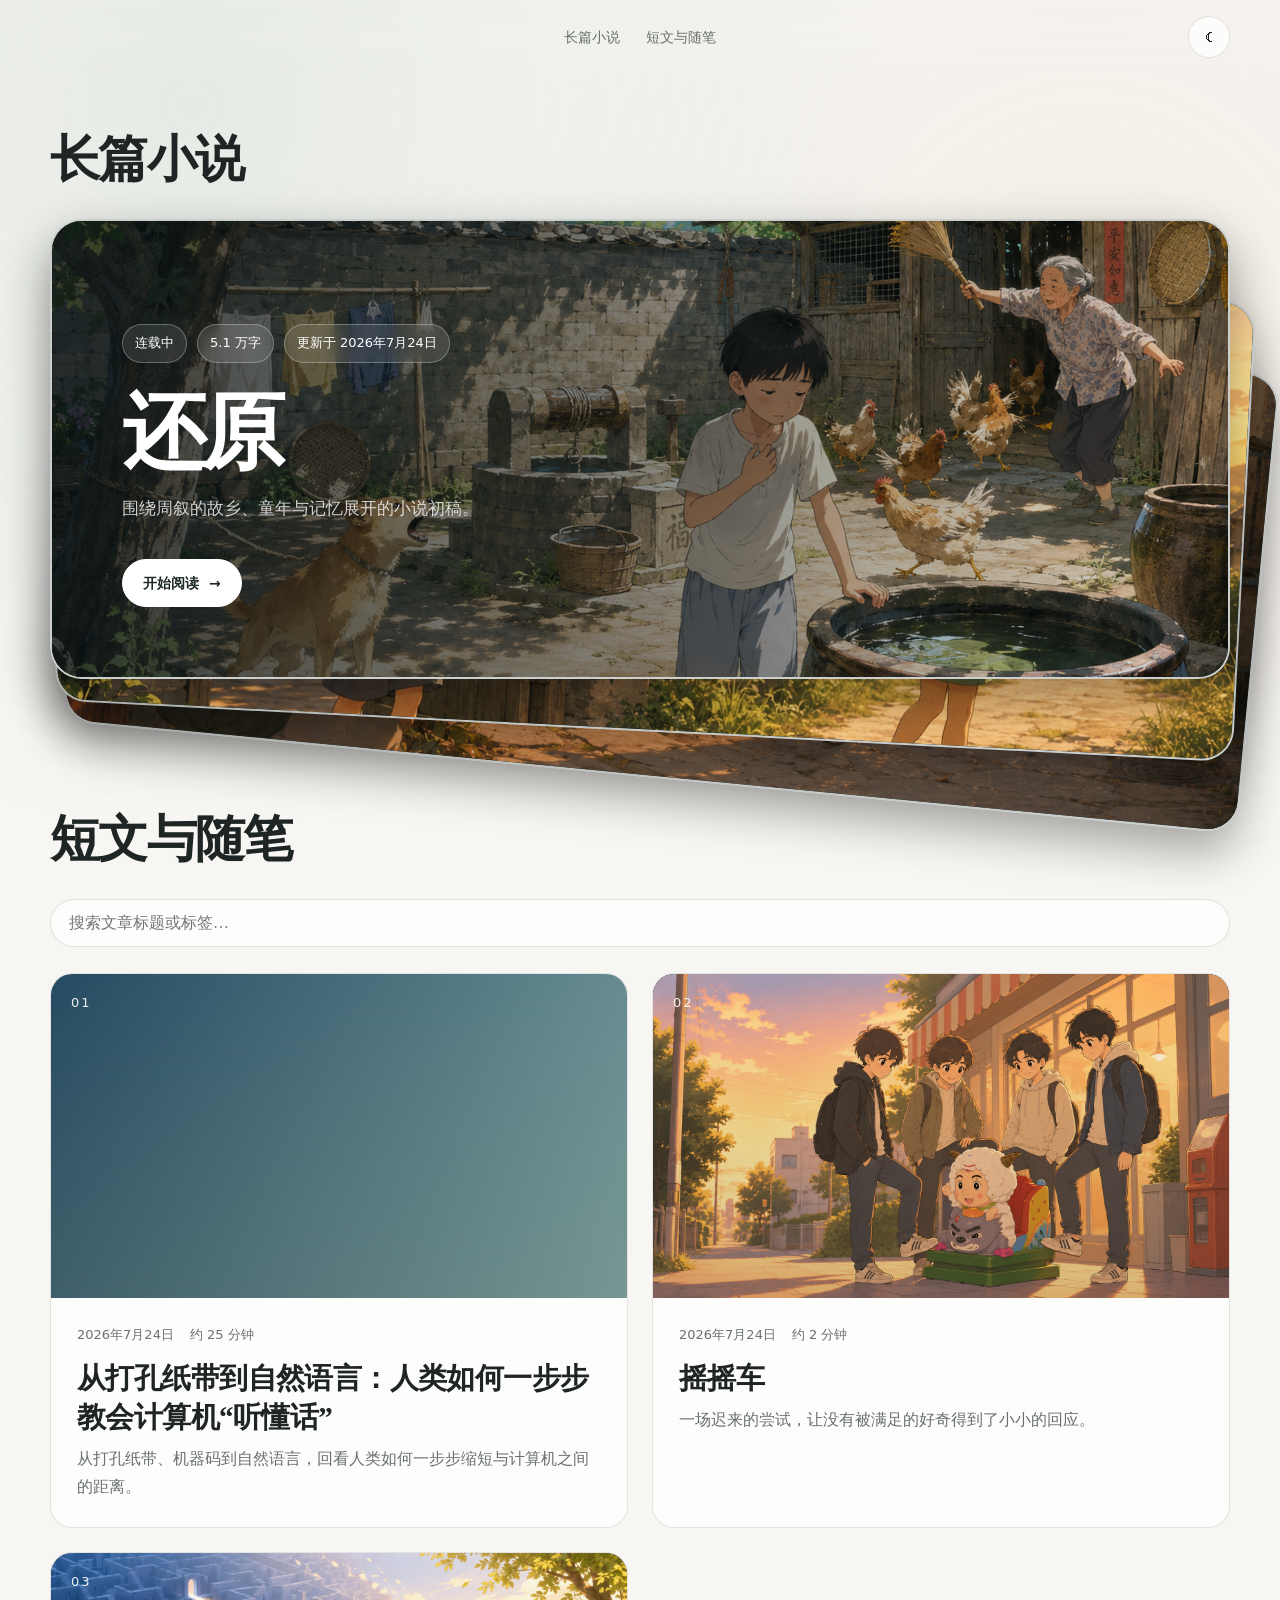
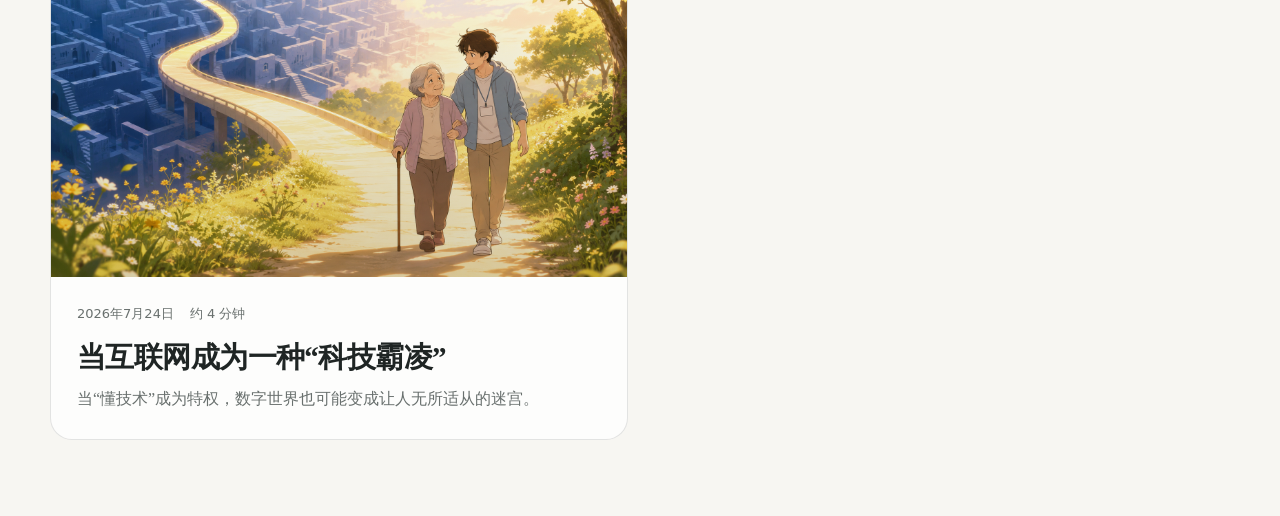
<file: index.html>
<!doctype html>
<html lang="zh-CN">
<head>
  <meta charset="utf-8">
  <meta name="viewport" content="width=device-width,initial-scale=1">
  <meta name="description" content="小说初稿与技术随笔。">
  <title>阅读</title>
  <link rel="stylesheet" href="assets/style.css">
</head>
<body>
  <header class="site-header">
    <div class="container nav">
      <nav class="nav-links" aria-label="主导航">
        <a href="#novel">长篇小说</a>
        <a href="#essays">短文与随笔</a>
      </nav>
      <button class="icon-button" type="button" data-theme-toggle aria-label="切换主题">☾</button>
    </div>
  </header>

  <main>
    <section class="section" id="novel">
      <div class="container">
        <div class="section-head">
          <div>
            <h2 class="section-title">长篇小说</h2>
          </div>
        </div>

        <article class="novel-card" data-novel-card>
          <div class="novel-content">
            <div class="novel-meta">
              <span class="pill" data-novel-status></span>
              <span class="pill" data-novel-words></span>
              <span class="pill" data-novel-updated></span>
            </div>
            <h3 data-novel-title></h3>
            <p data-novel-desc></p>
            <a class="button button-light" href="novel.html">开始阅读 <span aria-hidden="true">→</span></a>
          </div>
        </article>
      </div>
    </section>

    <section class="section" id="essays">
      <div class="container">
        <div class="section-head">
          <div>
            <h2 class="section-title">短文与随笔</h2>
          </div>
        </div>
        <div class="toolbar">
          <input class="search" data-search type="search" placeholder="搜索文章标题或标签…" aria-label="搜索文章">
        </div>
        <div class="essay-grid" data-essay-grid></div>
      </div>
    </section>

  </main>

  <script src="assets/content.js"></script>
  <script src="assets/app.js"></script>
</body>
</html>
</file>
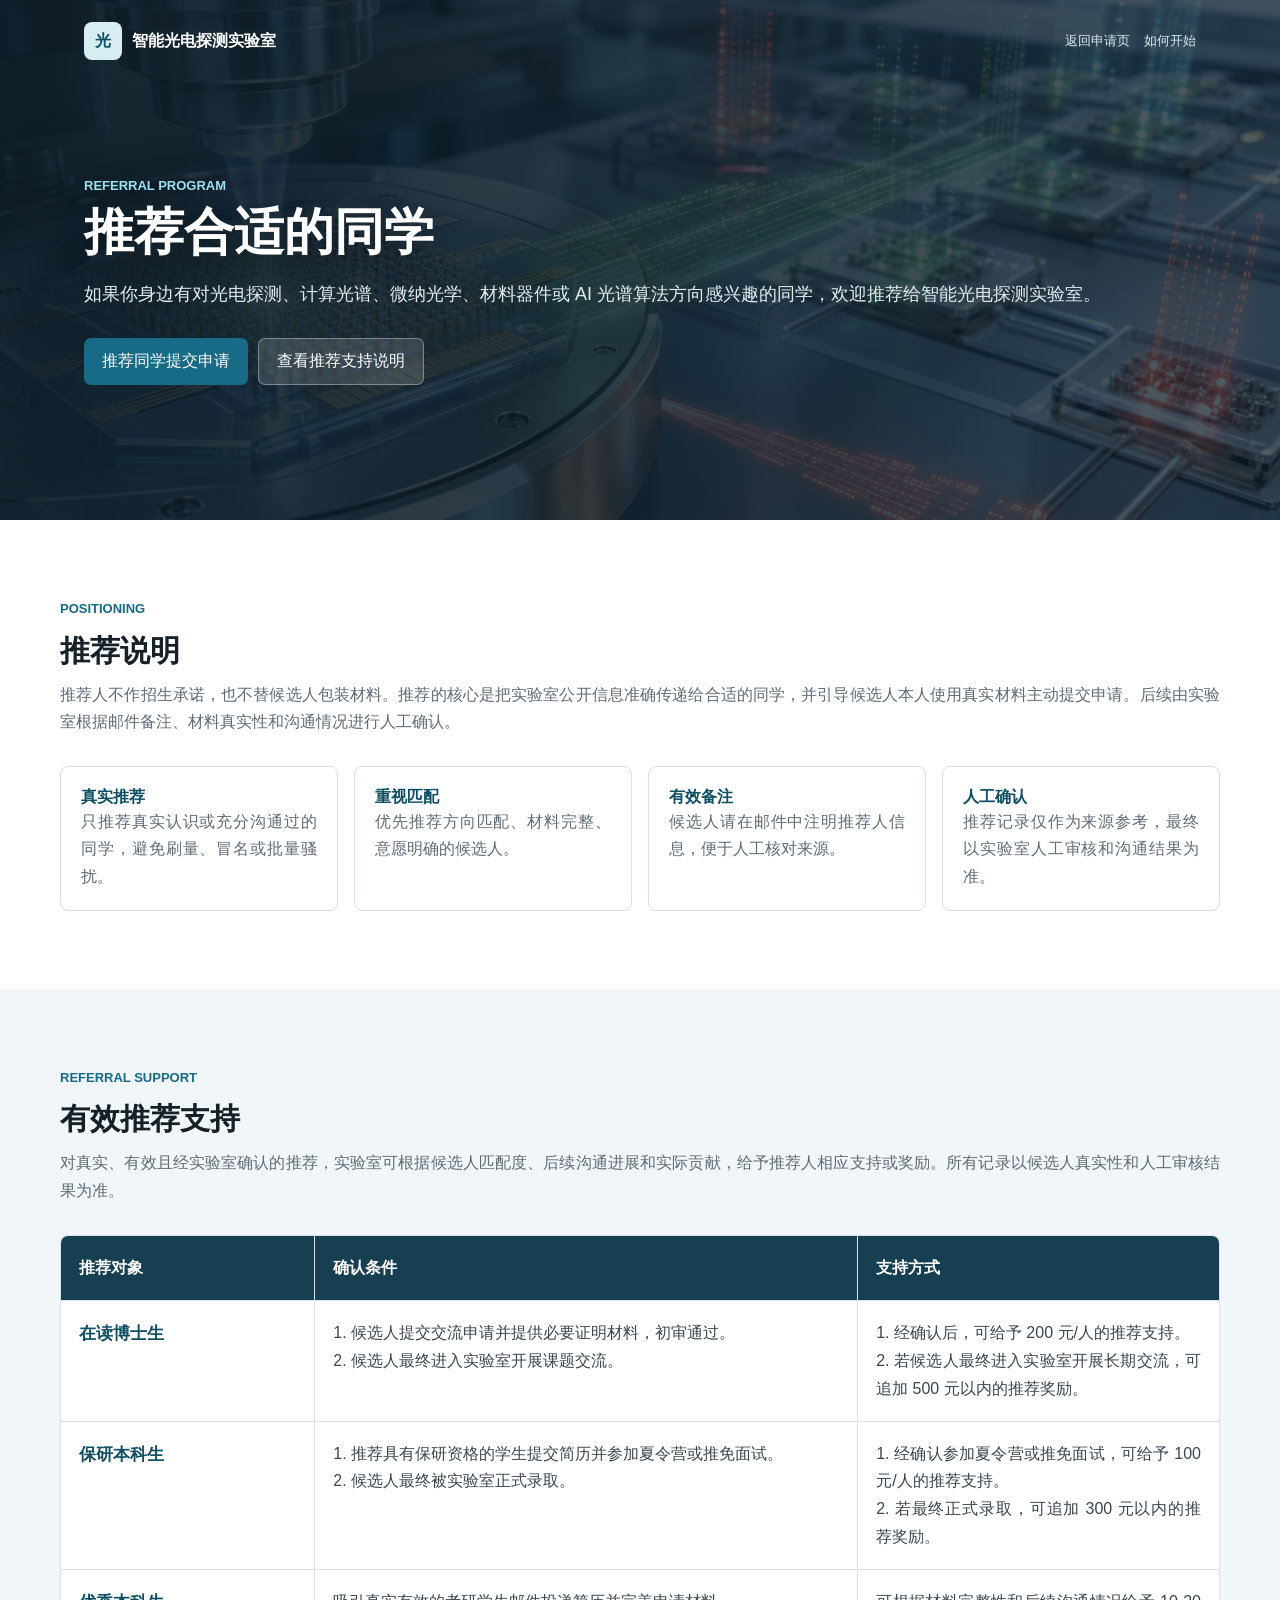
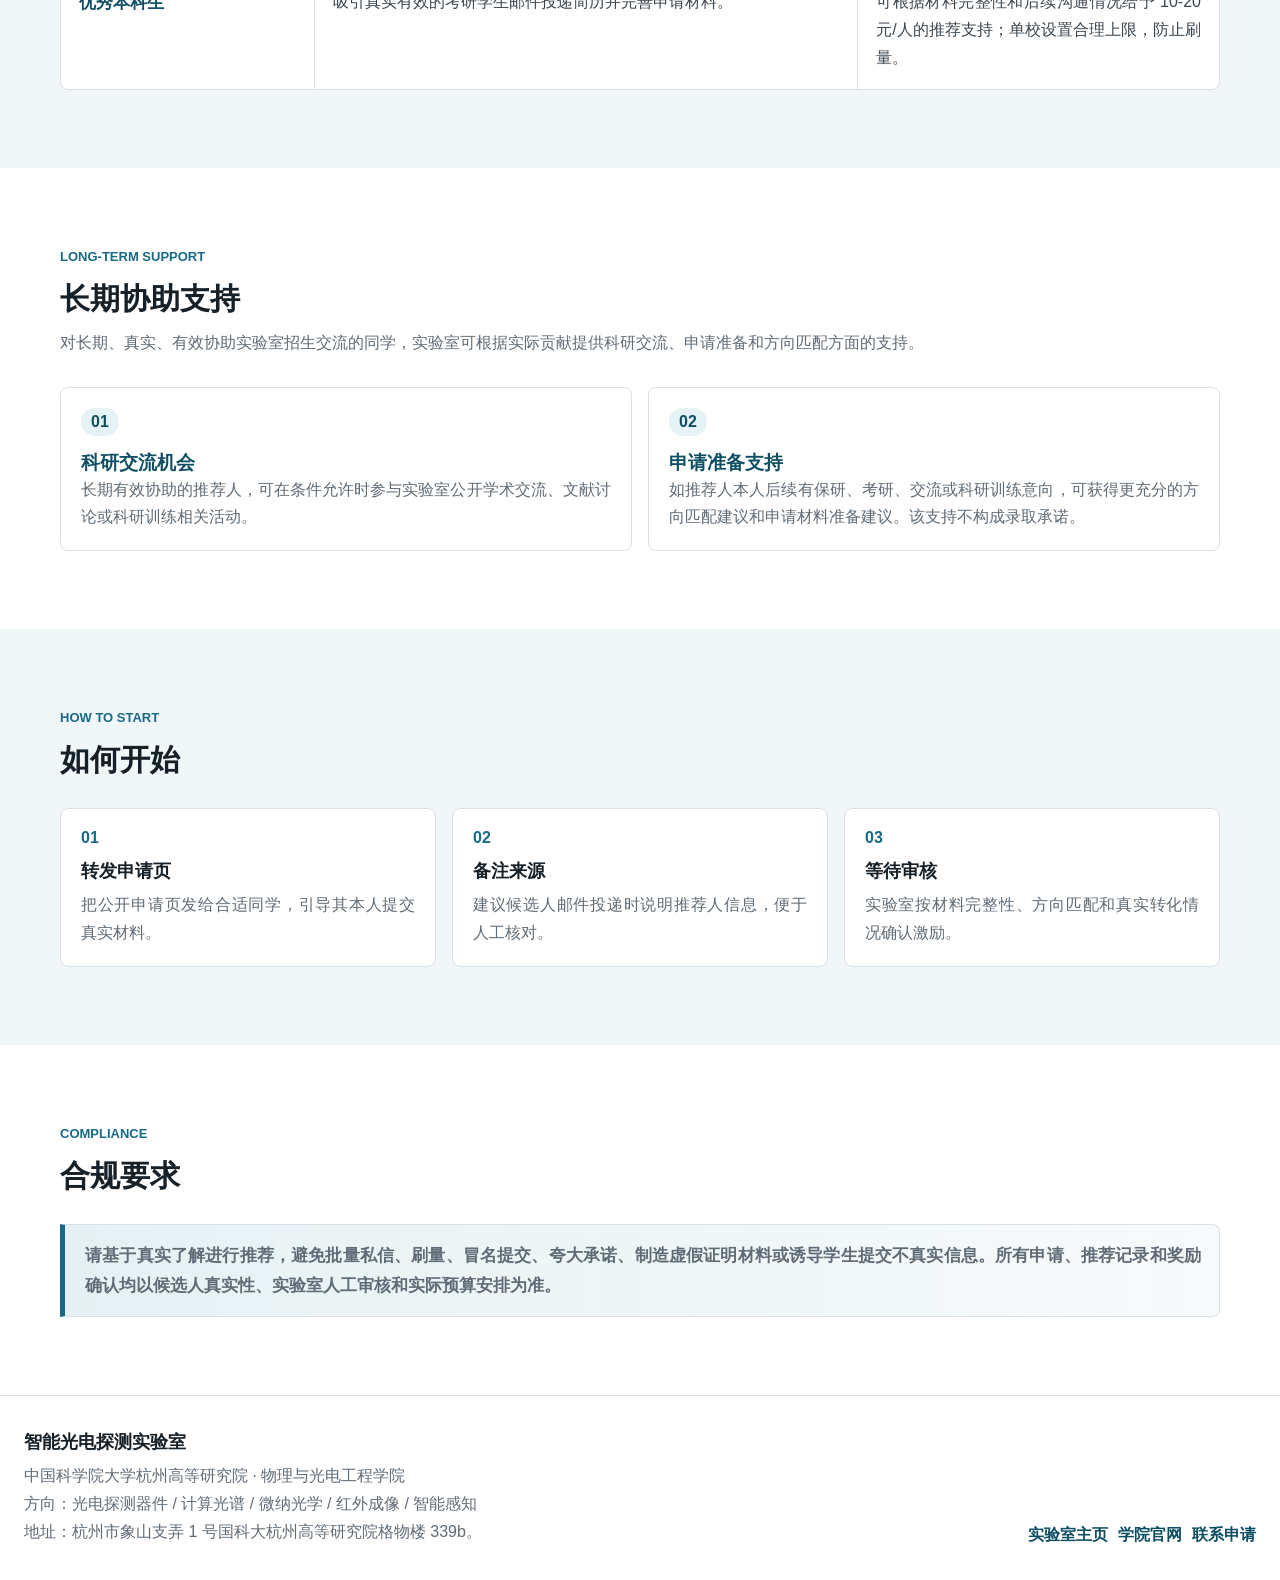
<file: ambassador.html>
<!doctype html>
<html lang="zh-CN">

<head>
  <meta charset="utf-8" />
  <meta name="viewport" content="width=device-width, initial-scale=1" />
  <title>推荐同学｜智能光电探测实验室</title>
  <link rel="stylesheet" href="./static.css" />
</head>

<body class="ambassador-page">
  <header class="ambassador-hero">
    <nav class="nav">
      <a class="brand" href="./index.html">
        <span class="brand-mark">光</span>
        <span>智能光电探测实验室</span>
      </a>
      <div class="nav-links">
        <a href="./index.html">返回申请页</a>
        <a href="#start">如何开始</a>
      </div>
    </nav>
    <section class="ambassador-hero-inner">
      <p class="eyebrow">Referral Program</p>
      <h1>推荐合适的同学</h1>
      <p>
        如果你身边有对光电探测、计算光谱、微纳光学、材料器件或 AI 光谱算法方向感兴趣的同学，欢迎推荐给智能光电探测实验室。
      </p>
      <div class="hero-actions">
        <a class="primary" href="#start">推荐同学提交申请</a>
        <a class="secondary" href="#reward">查看推荐支持说明</a>
      </div>
    </section>
  </header>

  <main>
    <section class="page-section">
      <div class="section-head">
        <p class="eyebrow">Positioning</p>
        <h2>推荐说明</h2>
        <p>
          推荐人不作招生承诺，也不替候选人包装材料。推荐的核心是把实验室公开信息准确传递给合适的同学，并引导候选人本人使用真实材料主动提交申请。后续由实验室根据邮件备注、材料真实性和沟通情况进行人工确认。
        </p>
      </div>
      <div class="ambassador-principles">
        <article><strong>真实推荐</strong>
          <p>只推荐真实认识或充分沟通过的同学，避免刷量、冒名或批量骚扰。</p>
        </article>
        <article><strong>重视匹配</strong>
          <p>优先推荐方向匹配、材料完整、意愿明确的候选人。</p>
        </article>
        <article><strong>有效备注</strong>
          <p>候选人请在邮件中注明推荐人信息，便于人工核对来源。</p>
        </article>
        <article><strong>人工确认</strong>
          <p>推荐记录仅作为来源参考，最终以实验室人工审核和沟通结果为准。</p>
        </article>
      </div>
    </section>

    <section class="page-section reward-detail-section" id="reward">
      <div class="section-head">
        <p class="eyebrow">Referral Support</p>
        <h2>有效推荐支持</h2>
        <p>
          对真实、有效且经实验室确认的推荐，实验室可根据候选人匹配度、后续沟通进展和实际贡献，给予推荐人相应支持或奖励。所有记录以候选人真实性和人工审核结果为准。
        </p>
      </div>
      <div class="reward-table">
        <div class="reward-row reward-head">
          <span>推荐对象</span>
          <span>确认条件</span>
          <span>支持方式</span>
        </div>
        <div class="reward-row">
          <strong>在读博士生</strong>
          <p>1. 候选人提交交流申请并提供必要证明材料，初审通过。<br />2. 候选人最终进入实验室开展课题交流。</p>
          <p>1. 经确认后，可给予 200 元/人的推荐支持。<br />2. 若候选人最终进入实验室开展长期交流，可追加 500 元以内的推荐奖励。</p>
        </div>
        <div class="reward-row">
          <strong>保研本科生</strong>
          <p>1. 推荐具有保研资格的学生提交简历并参加夏令营或推免面试。<br />2. 候选人最终被实验室正式录取。</p>
          <p>1. 经确认参加夏令营或推免面试，可给予 100 元/人的推荐支持。<br />2. 若最终正式录取，可追加 300 元以内的推荐奖励。</p>
        </div>
        <div class="reward-row">
          <strong>优秀本科生</strong>
          <p>吸引真实有效的考研学生邮件投递简历并完善申请材料。</p>
          <p>可根据材料完整性和后续沟通情况给予 10-20 元/人的推荐支持；单校设置合理上限，防止刷量。</p>
        </div>
      </div>
    </section>

    <section class="page-section privilege-section">
      <div class="section-head">
        <p class="eyebrow">Long-term Support</p>
        <h2>长期协助支持</h2>
        <p>
          对长期、真实、有效协助实验室招生交流的同学，实验室可根据实际贡献提供科研交流、申请准备和方向匹配方面的支持。
        </p>
      </div>
      <div class="privilege-grid">
        <article>
          <span>01</span>
          <h3>科研交流机会</h3>
          <p>长期有效协助的推荐人，可在条件允许时参与实验室公开学术交流、文献讨论或科研训练相关活动。</p>
        </article>
        <article>
          <span>02</span>
          <h3>申请准备支持</h3>
          <p>如推荐人本人后续有保研、考研、交流或科研训练意向，可获得更充分的方向匹配建议和申请材料准备建议。该支持不构成录取承诺。</p>
        </article>
      </div>
    </section>

    <section class="page-section" id="start">
      <div class="section-head">
        <p class="eyebrow">How To Start</p>
        <h2>如何开始</h2>
      </div>
      <div class="intro-strip">
        <article><span>01</span><strong>转发申请页</strong>
          <p>把公开申请页发给合适同学，引导其本人提交真实材料。</p>
        </article>
        <article><span>02</span><strong>备注来源</strong>
          <p>建议候选人邮件投递时说明推荐人信息，便于人工核对。</p>
        </article>
        <article><span>03</span><strong>等待审核</strong>
          <p>实验室按材料完整性、方向匹配和真实转化情况确认激励。</p>
        </article>
      </div>
    </section>

    <section class="page-section compliance-section">
      <div class="section-head">
        <p class="eyebrow">Compliance</p>
        <h2>合规要求</h2>
      </div>
      <p class="standalone-note">
        请基于真实了解进行推荐，避免批量私信、刷量、冒名提交、夸大承诺、制造虚假证明材料或诱导学生提交不真实信息。所有申请、推荐记录和奖励确认均以候选人真实性、实验室人工审核和实际预算安排为准。
      </p>
    </section>
  </main>

  <footer class="footer">
    <div>
      <strong>智能光电探测实验室</strong>
      <p>中国科学院大学杭州高等研究院 · 物理与光电工程学院</p>
      <p>方向：光电探测器件 / 计算光谱 / 微纳光学 / 红外成像 / 智能感知</p>
      <p>地址：杭州市象山支弄 1 号国科大杭州高等研究院格物楼 339b。</p>
    </div>
    <div class="footer-links">
      <a href="https://anthonyzhu1990.github.io/" target="_blank" rel="noreferrer">实验室主页</a>
      <a href="http://hias.ucas.ac.cn/" target="_blank" rel="noreferrer">学院官网</a>
      <a href="./index.html#apply">联系申请</a>
    </div>
  </footer>
  <script src="./ambassador.js"></script>
</body>

</html>
</file>
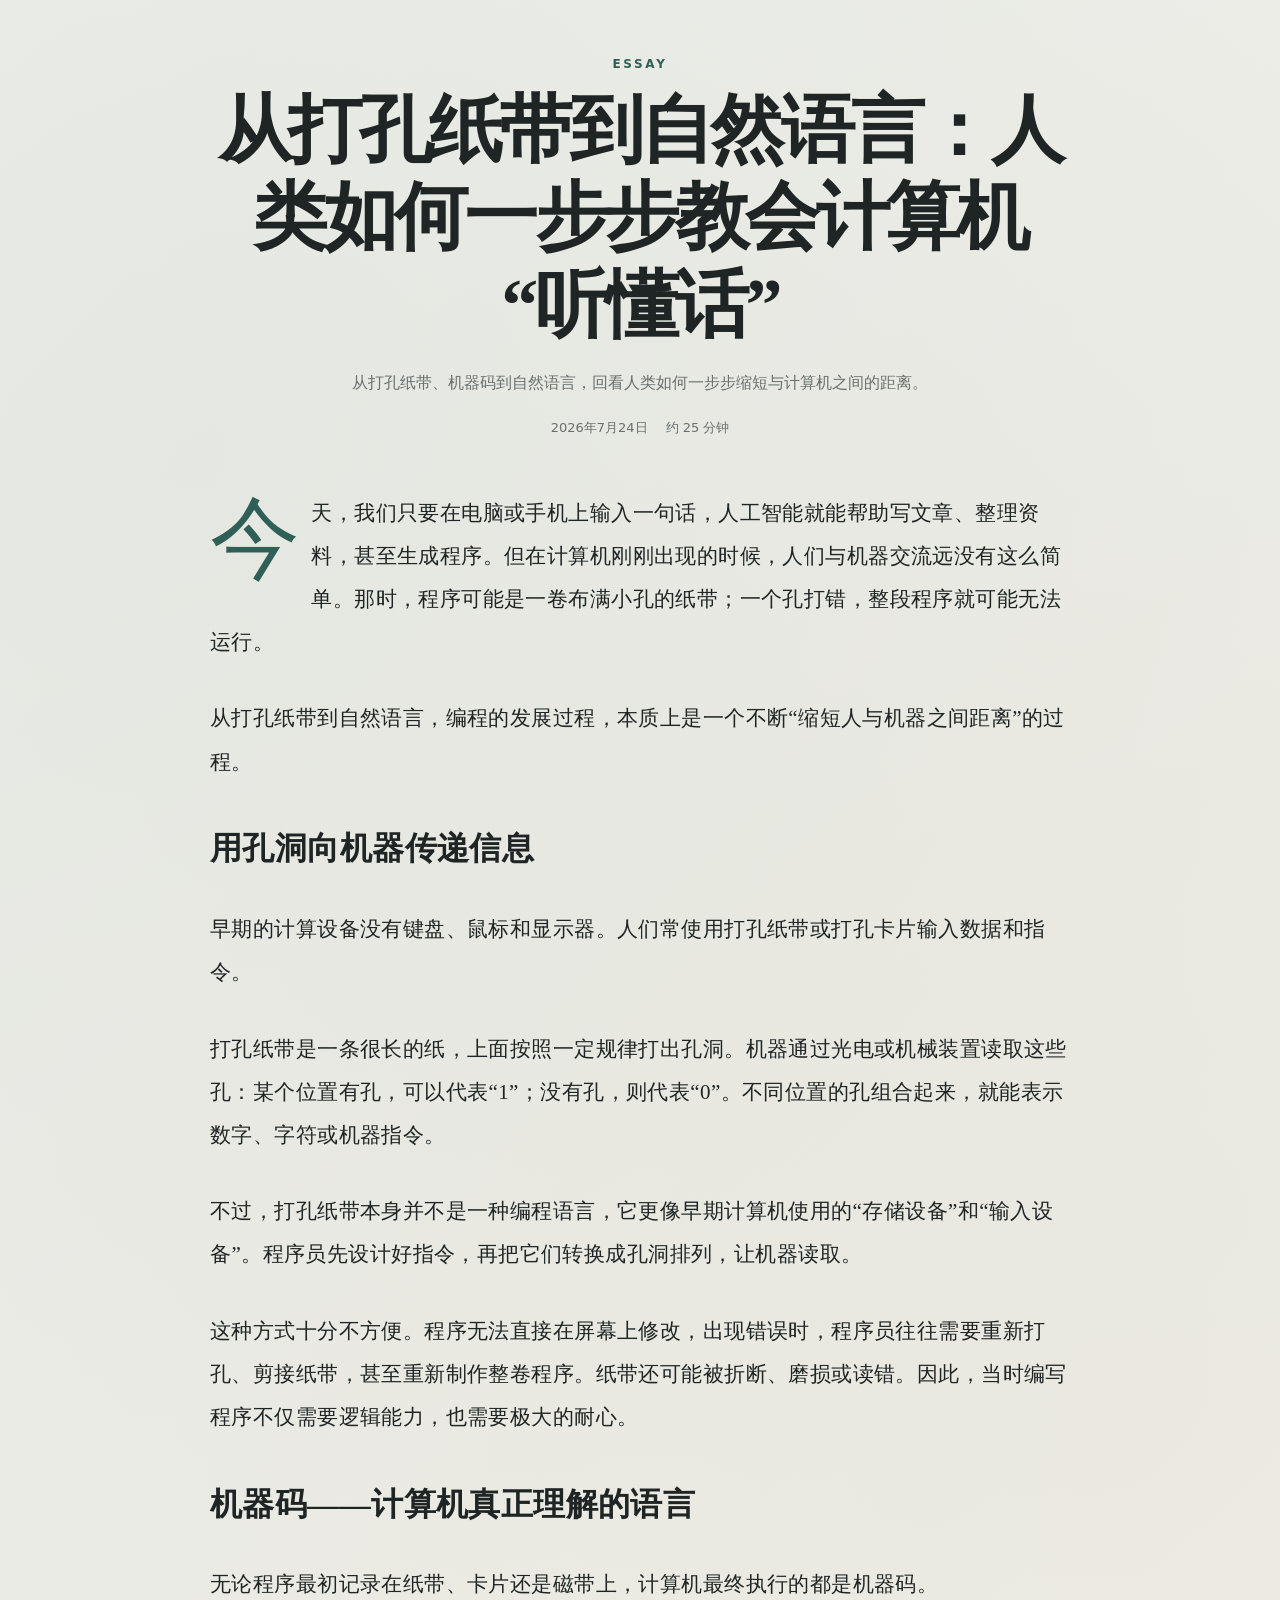
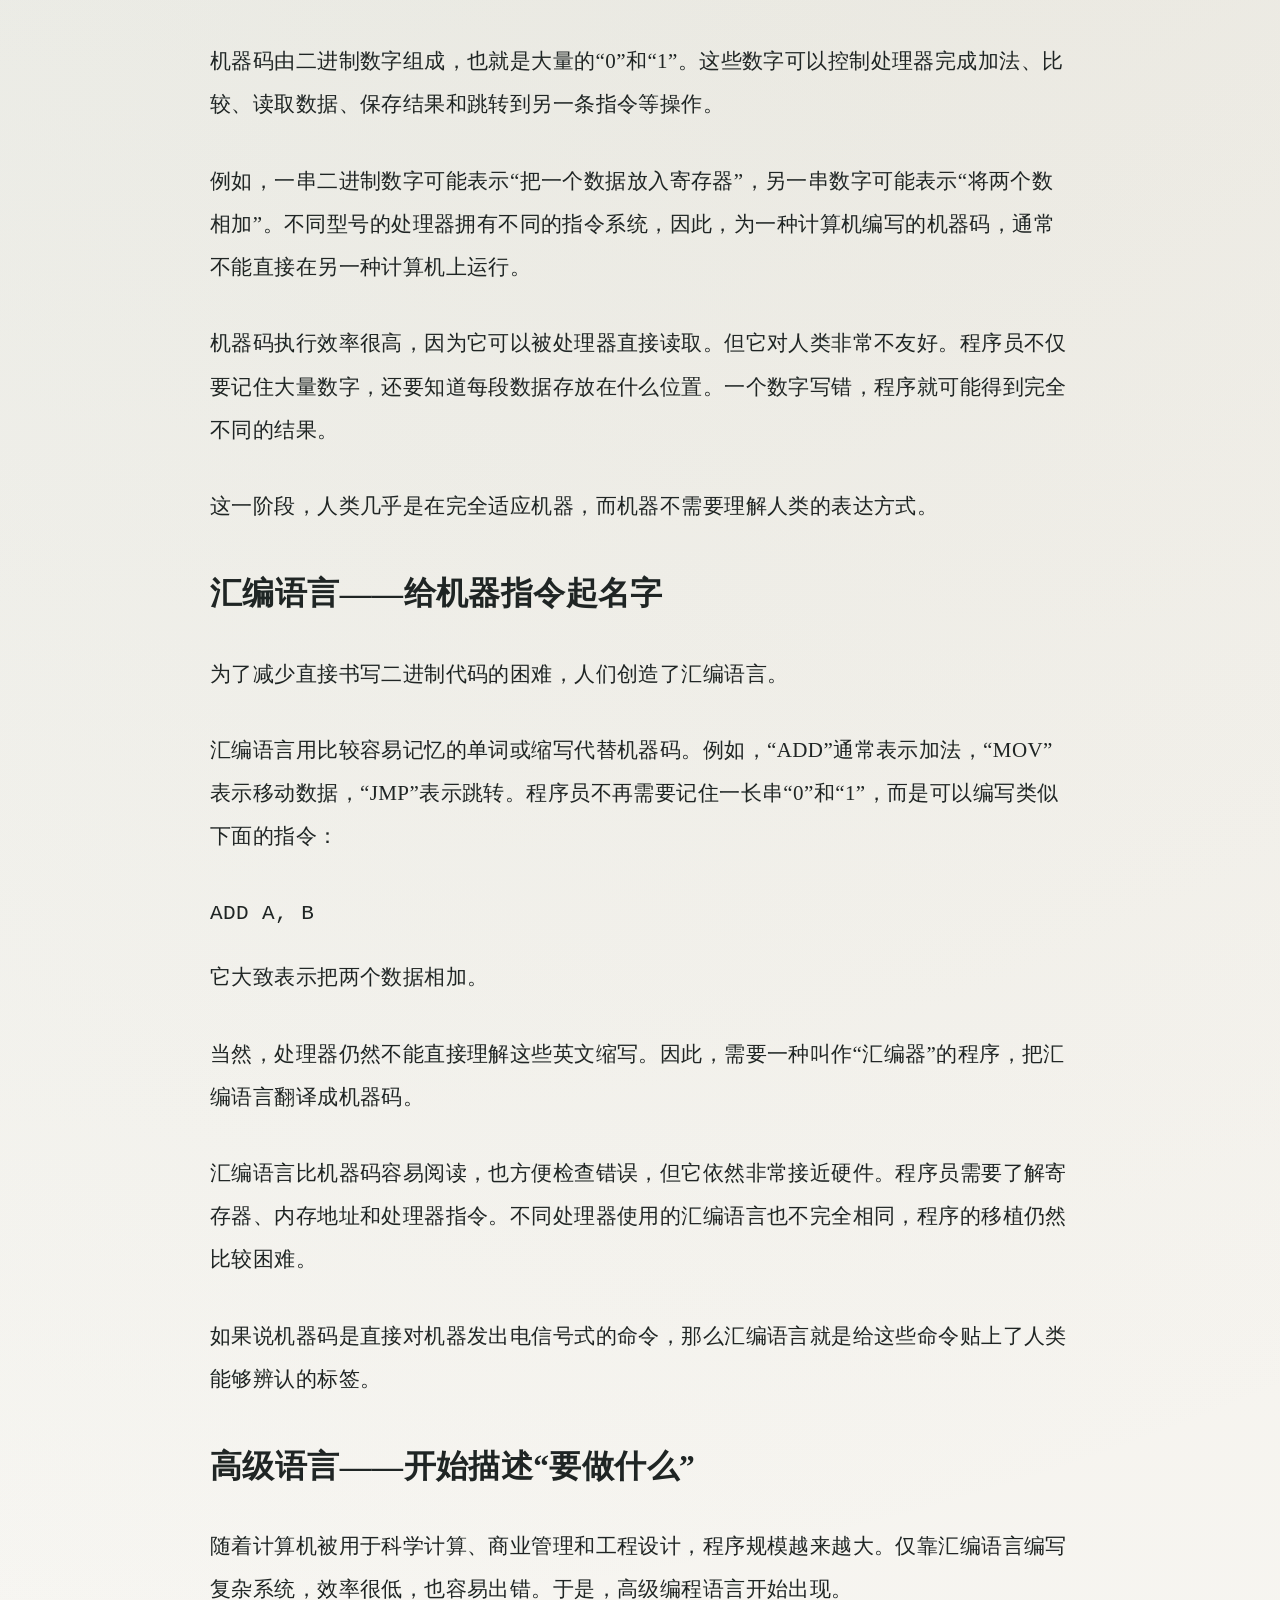
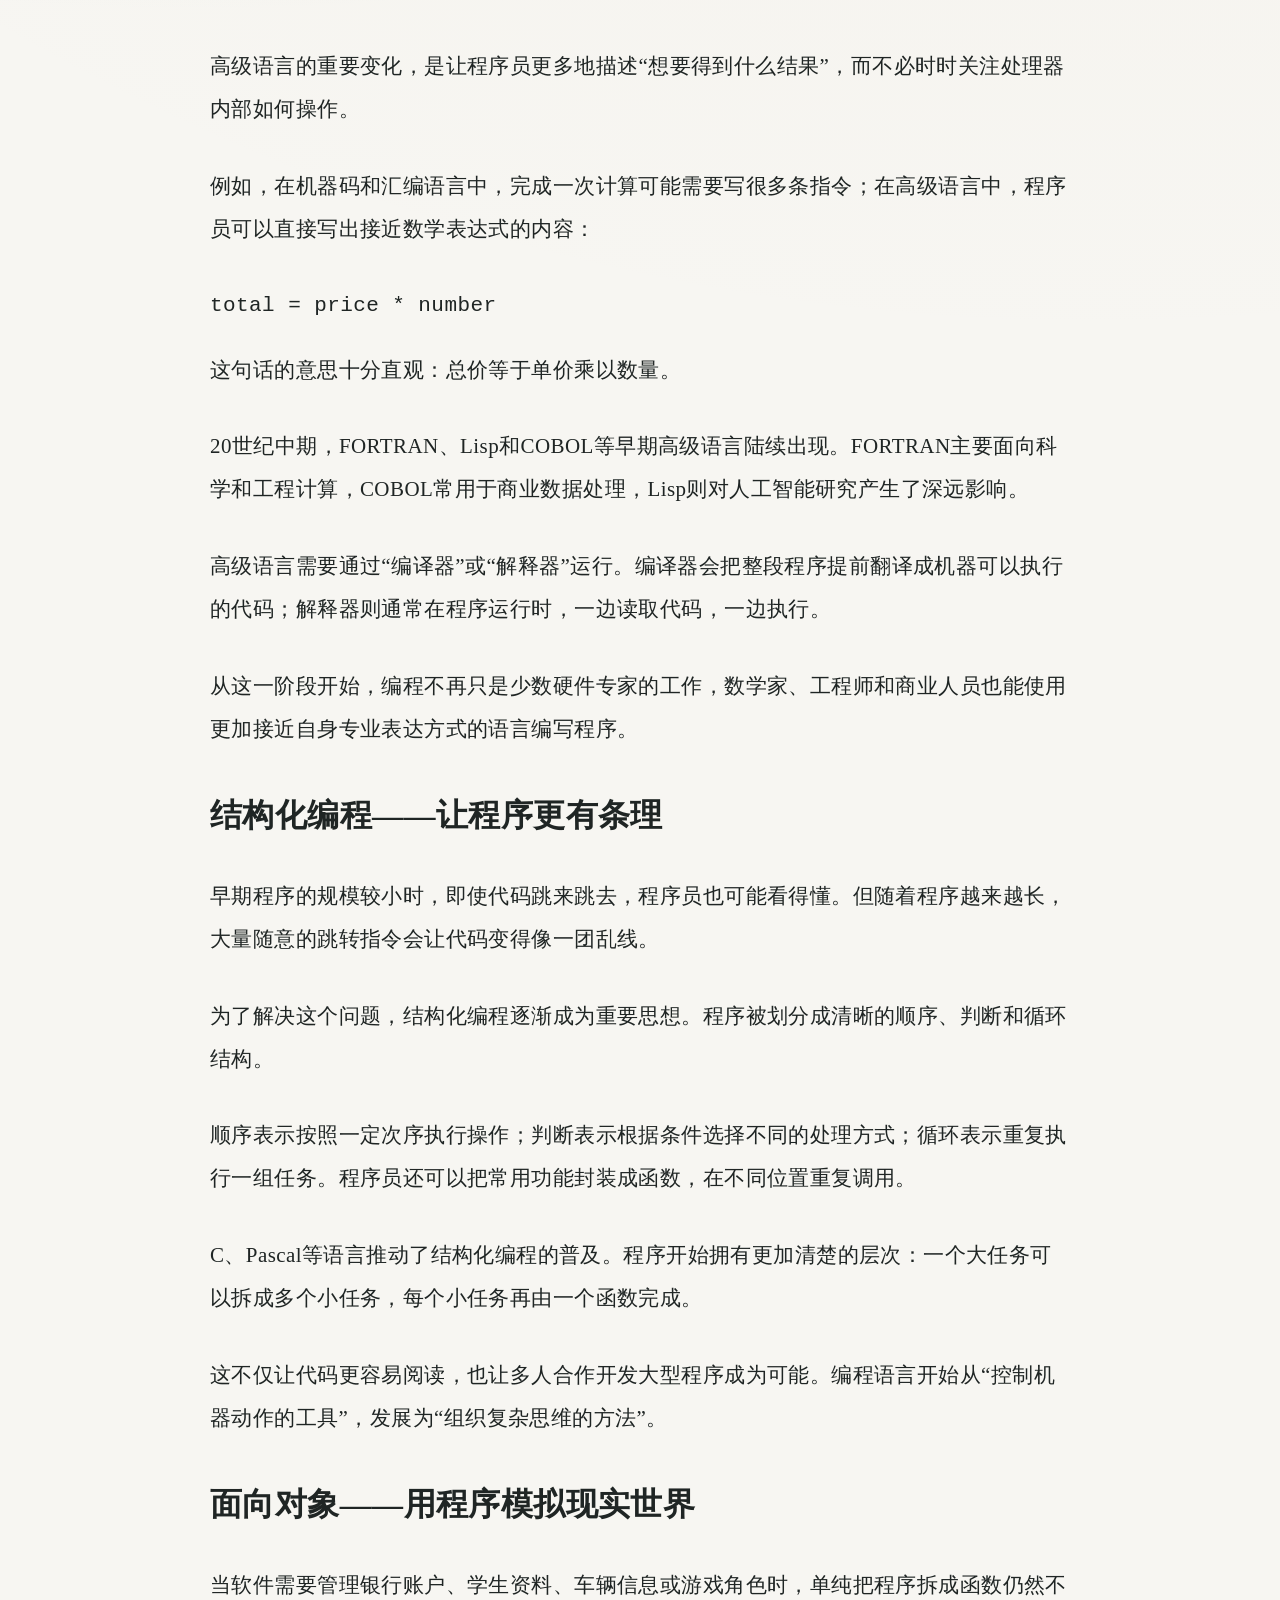
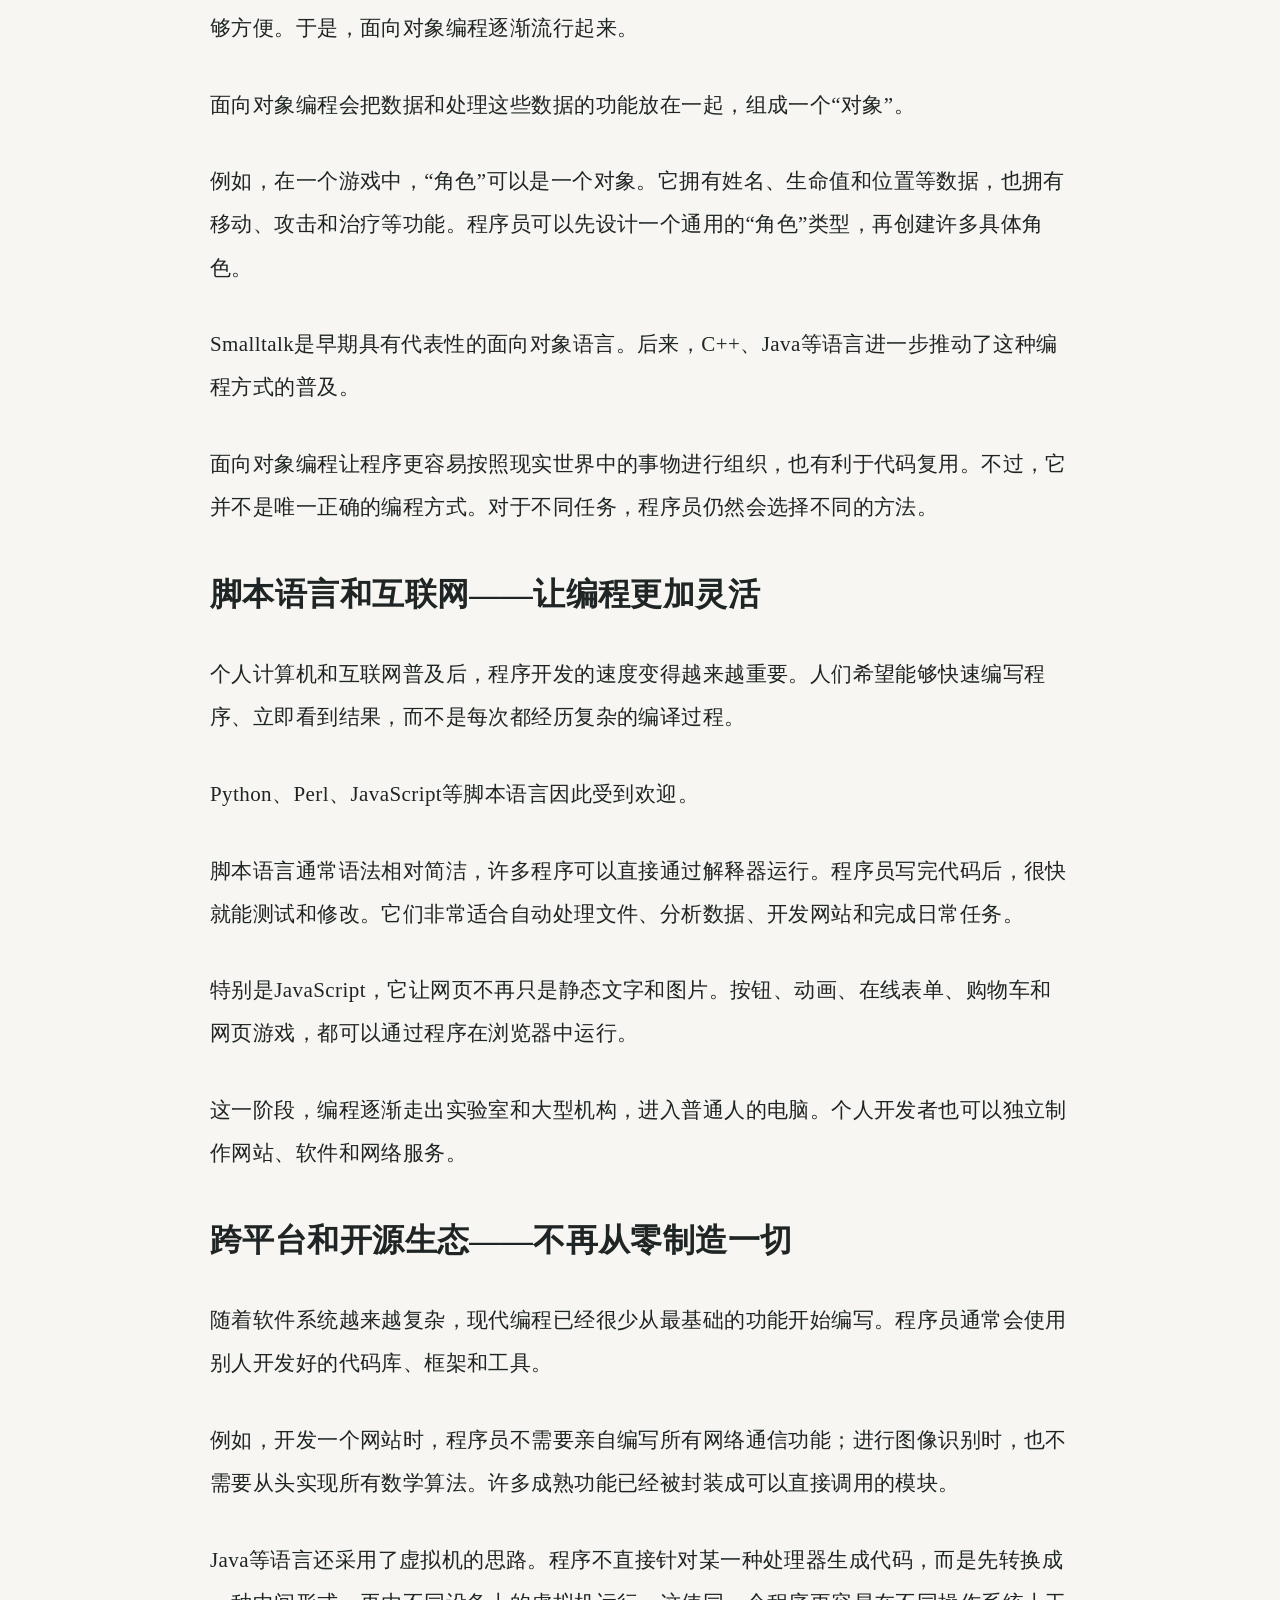
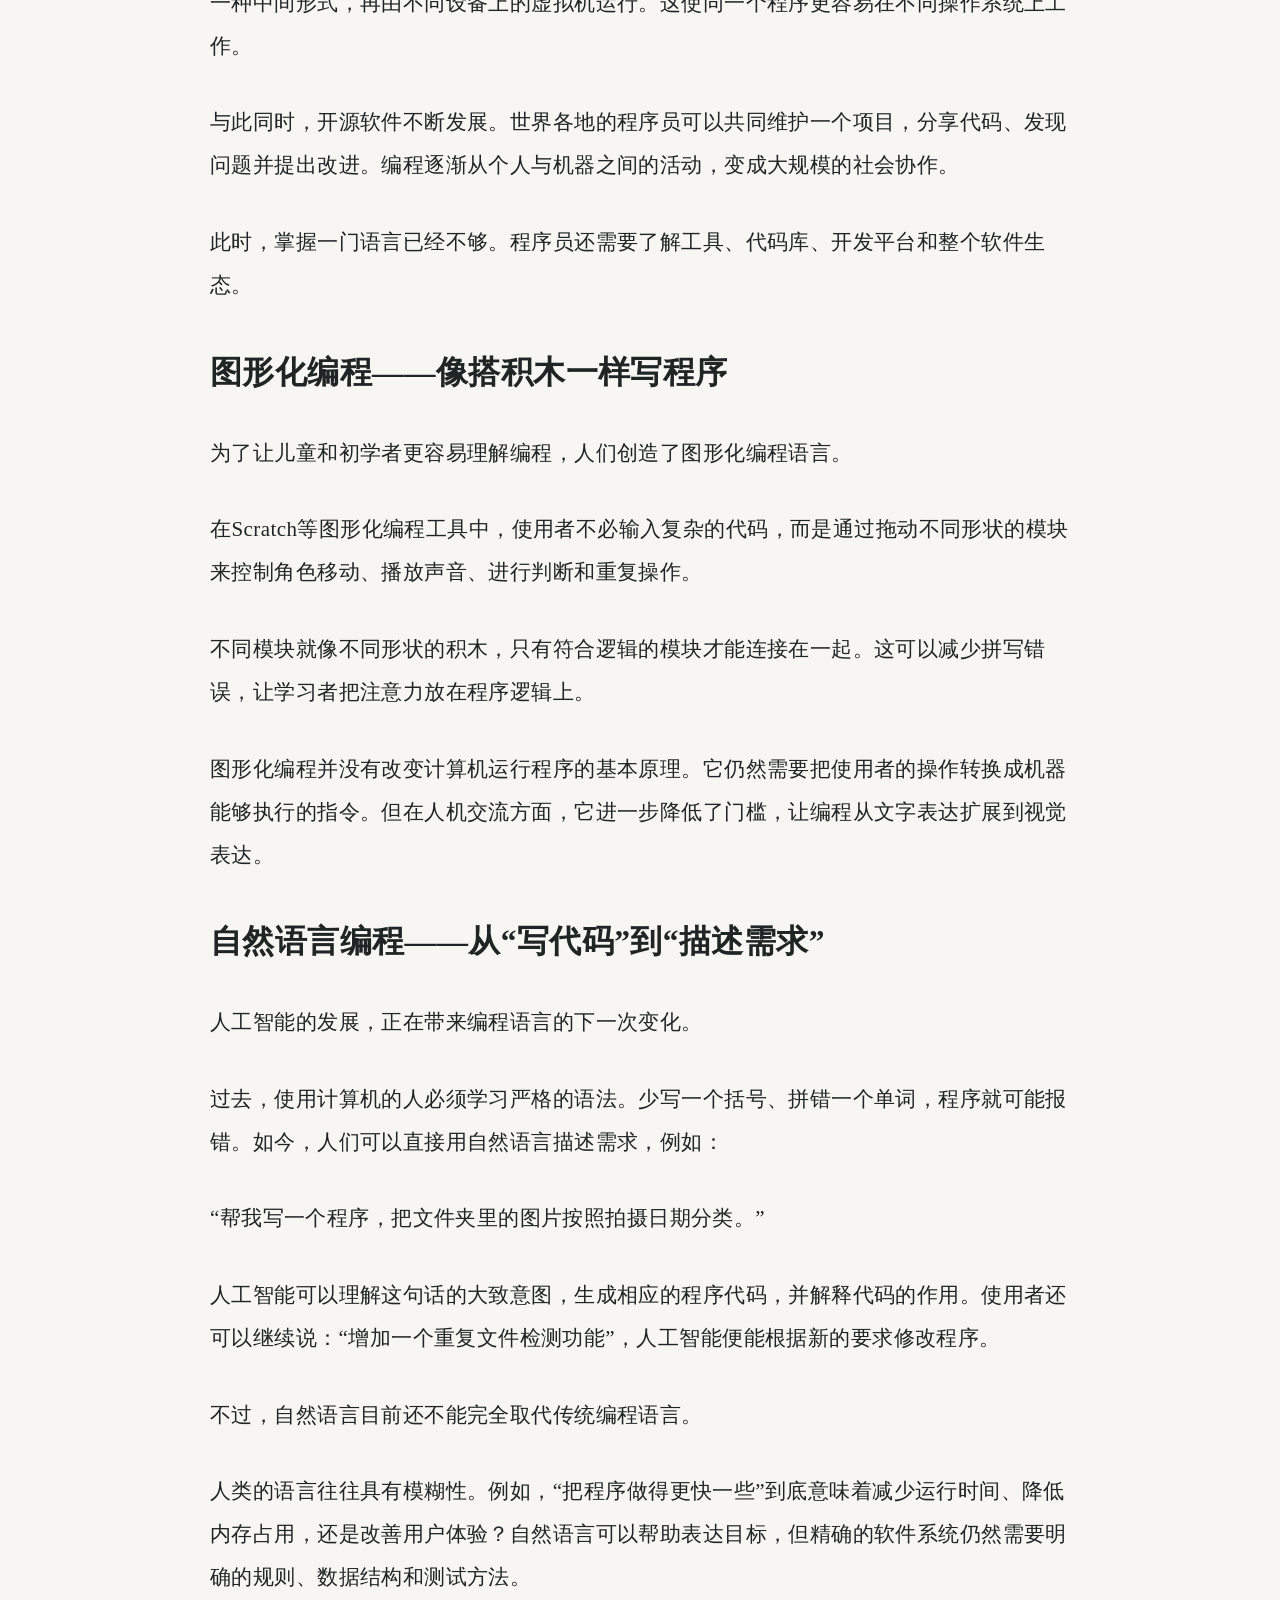
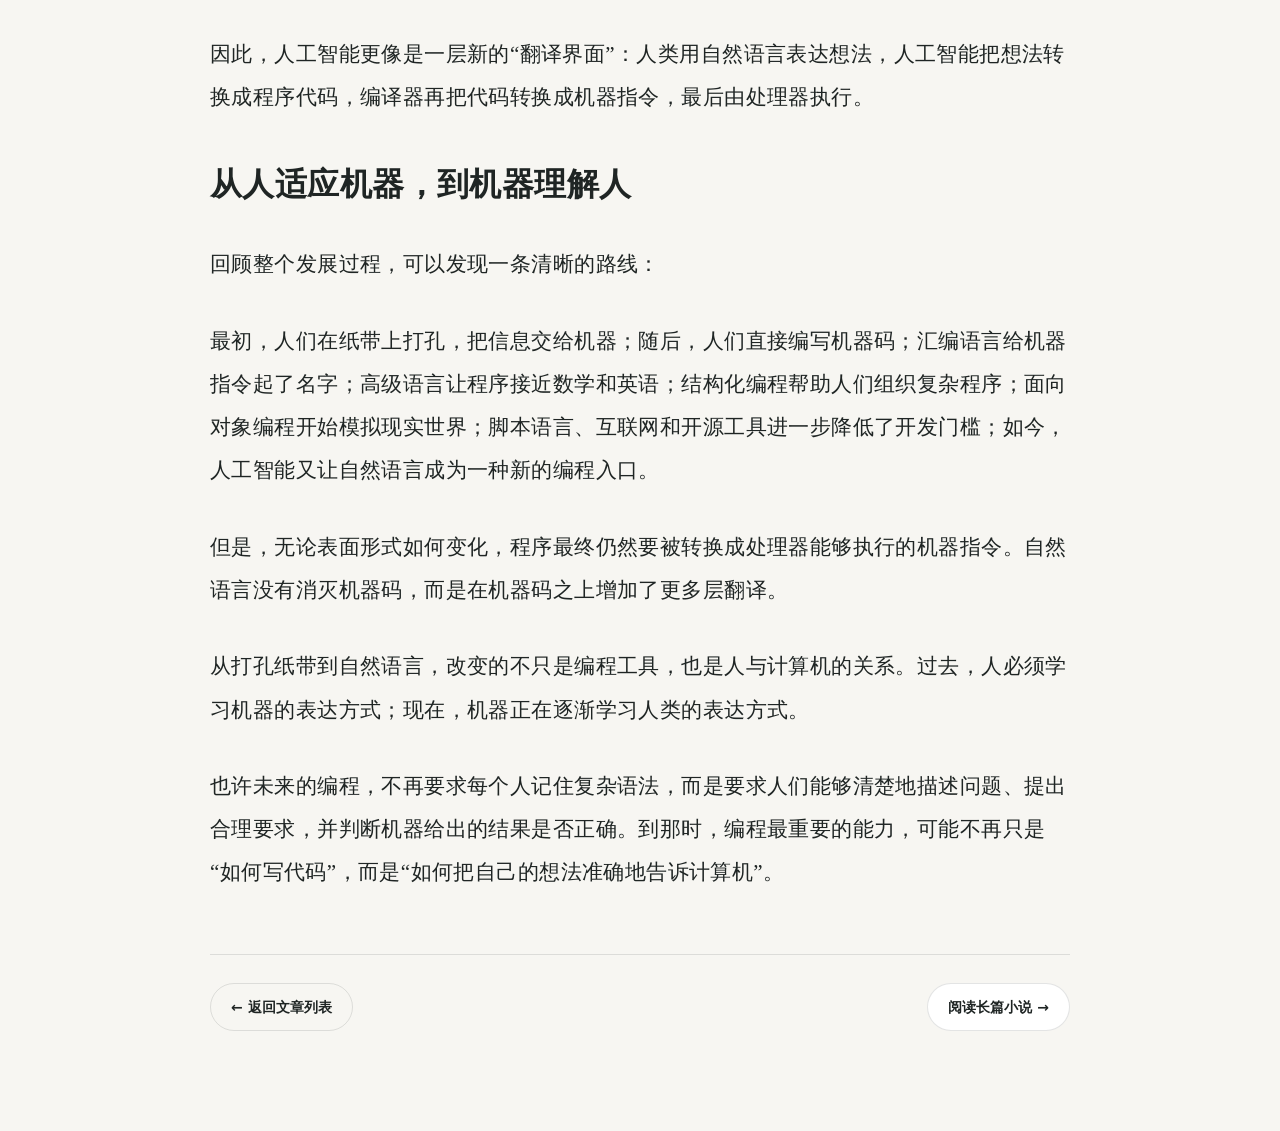
<file: article.html>
<!doctype html>
<html lang="zh-CN">
<head>
  <meta charset="utf-8">
  <meta name="viewport" content="width=device-width,initial-scale=1">
  <meta name="description" content="文章阅读页">
  <title>文章</title>
  <link rel="stylesheet" href="assets/style.css">
</head>
<body class="reading-page">
  <header class="site-header" hidden>
    <div class="container nav">
      <nav class="nav-links" aria-label="主导航">
        <a href="index.html#novel">长篇小说</a>
        <a class="active" href="index.html#essays">短文与随笔</a>
      </nav>
      <button class="icon-button" type="button" data-theme-toggle aria-label="切换主题">☾</button>
    </div>
  </header>

  <main class="reader-shell" data-article></main>

  <script src="assets/content.js"></script>
  <script src="assets/app.js"></script>
</body>
</html>
</file>
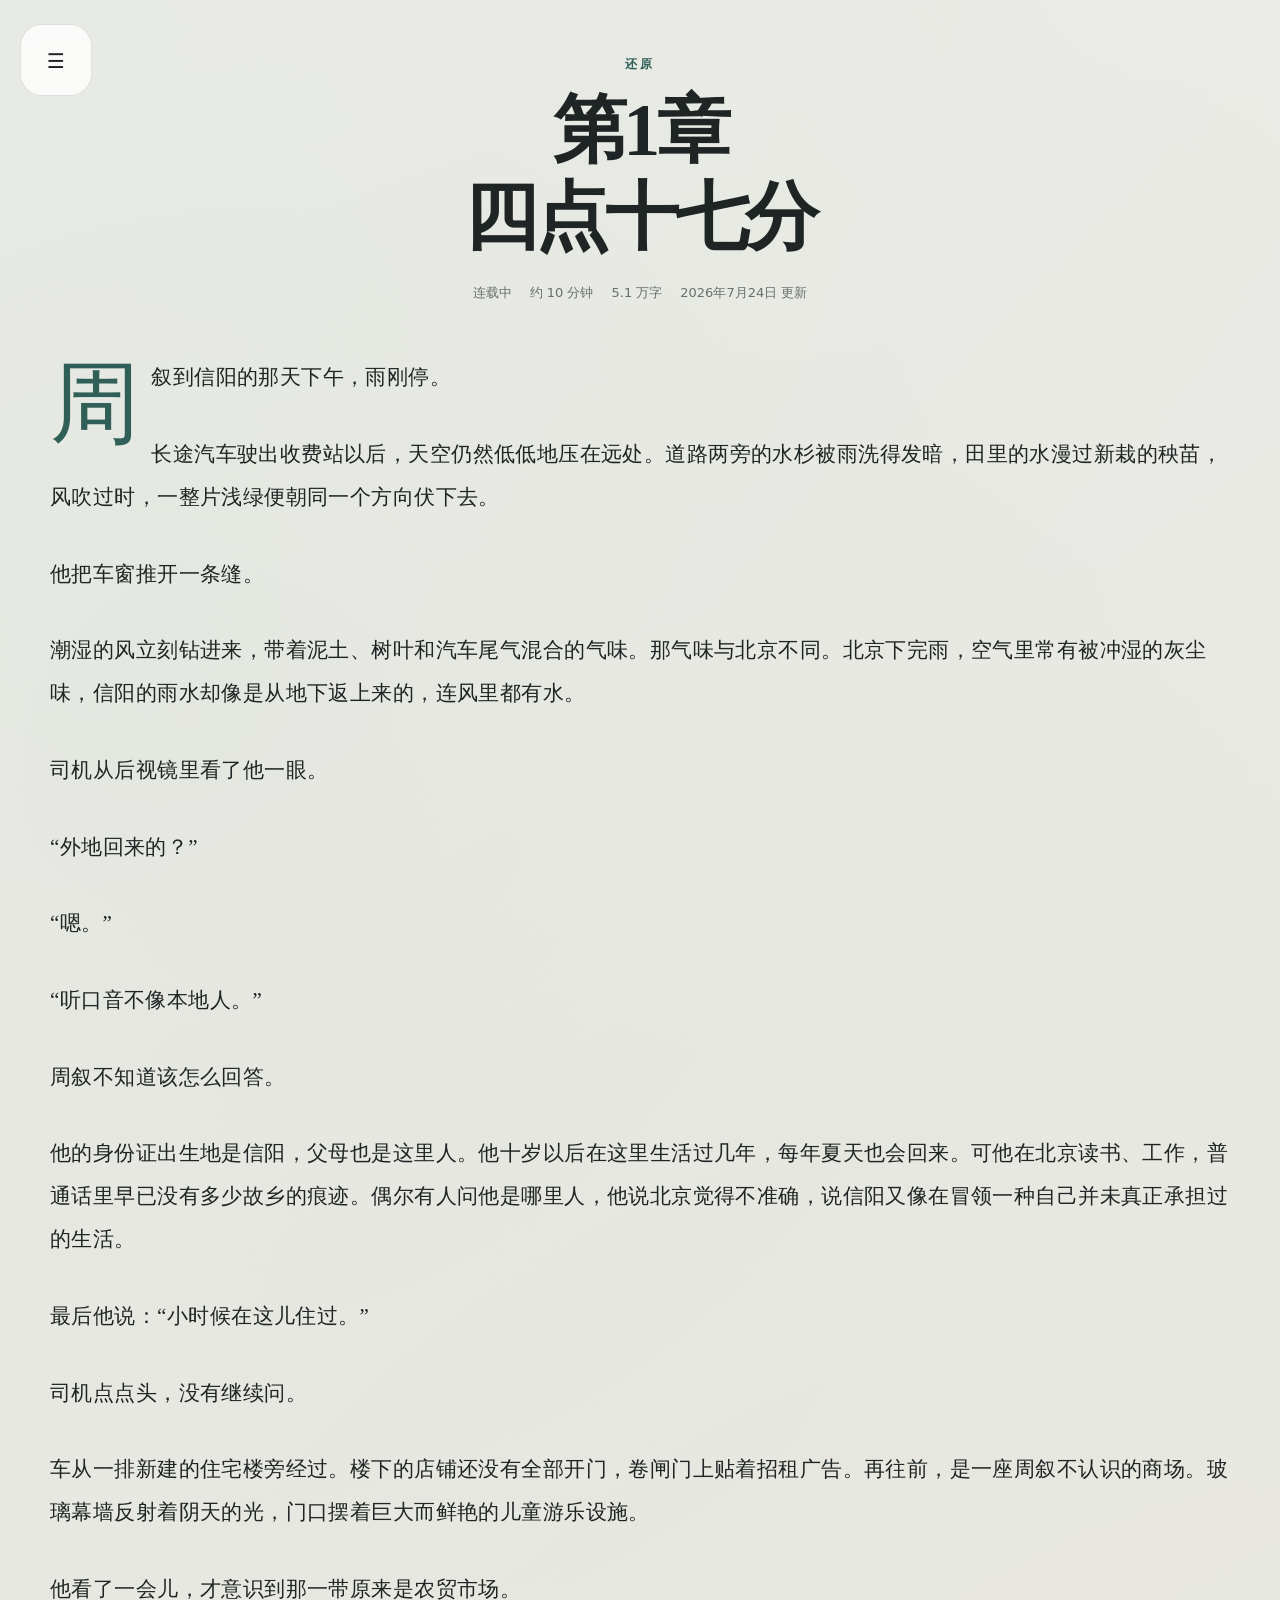
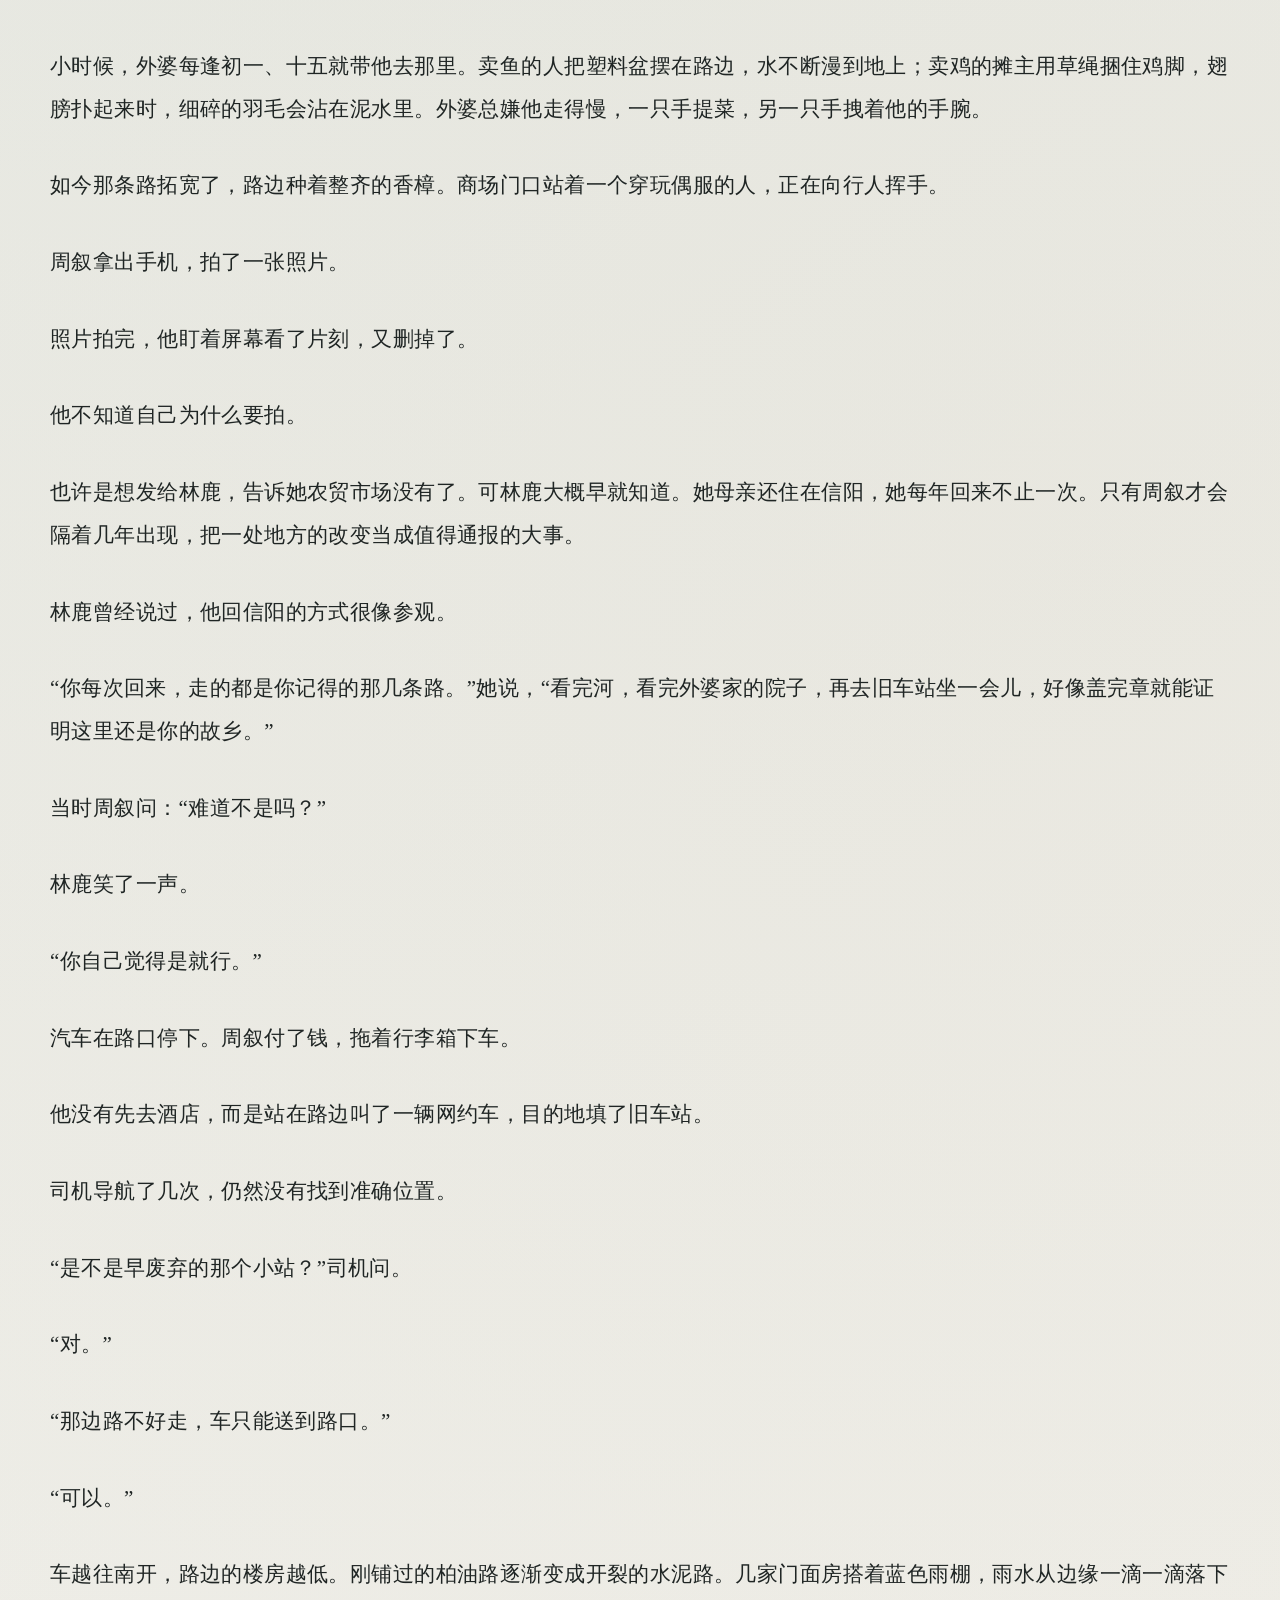
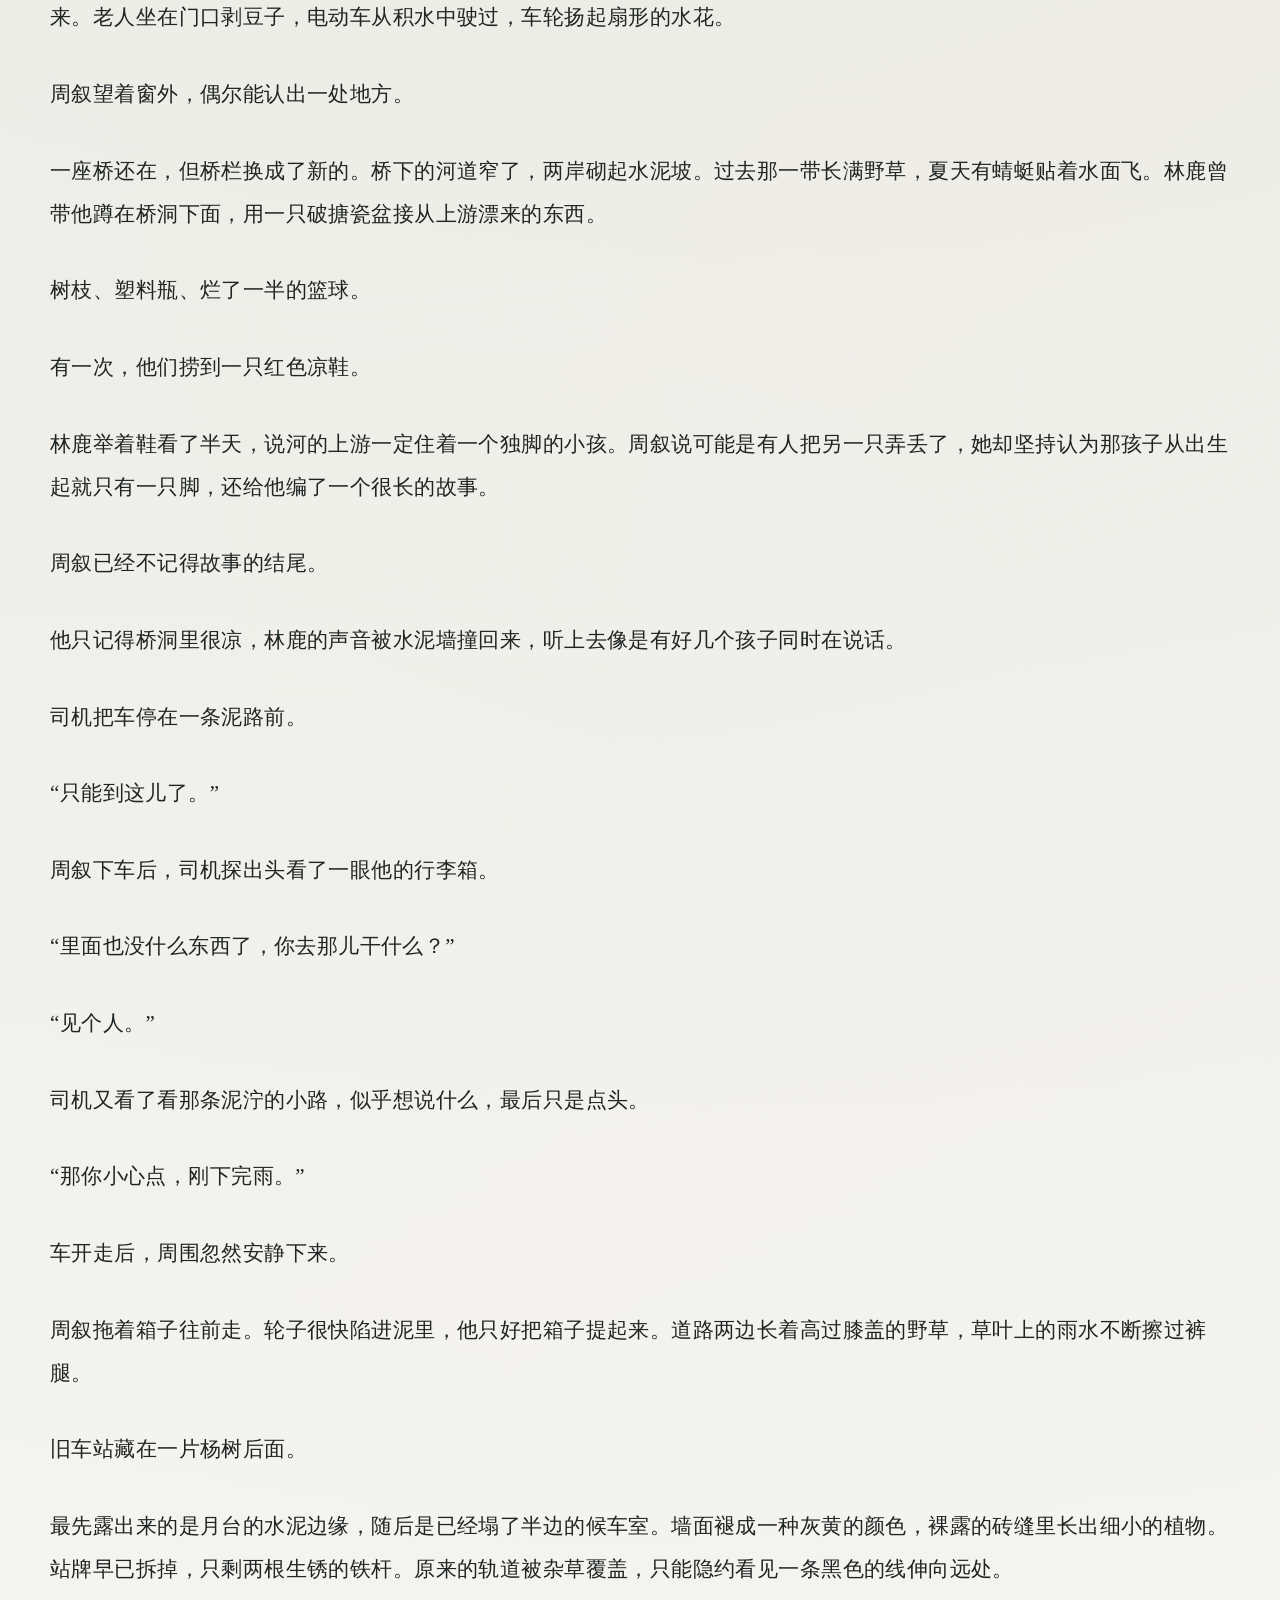
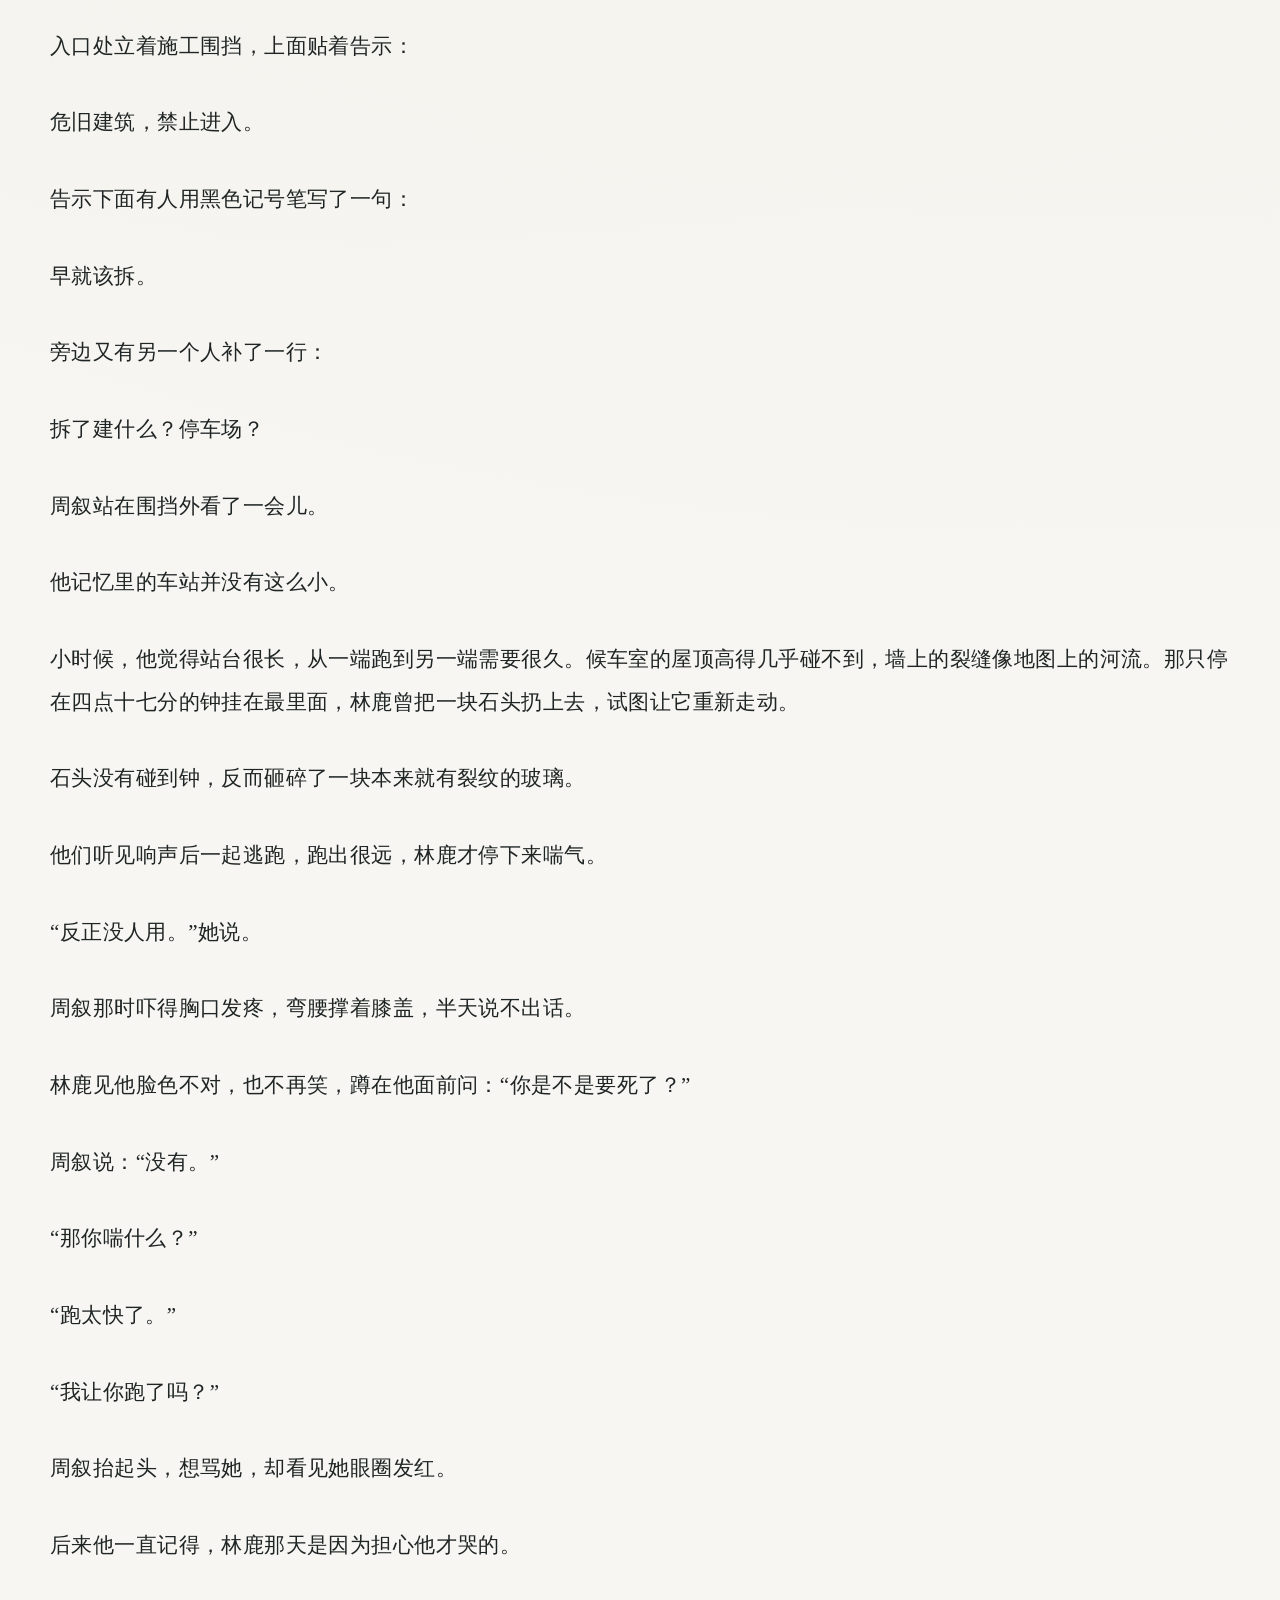
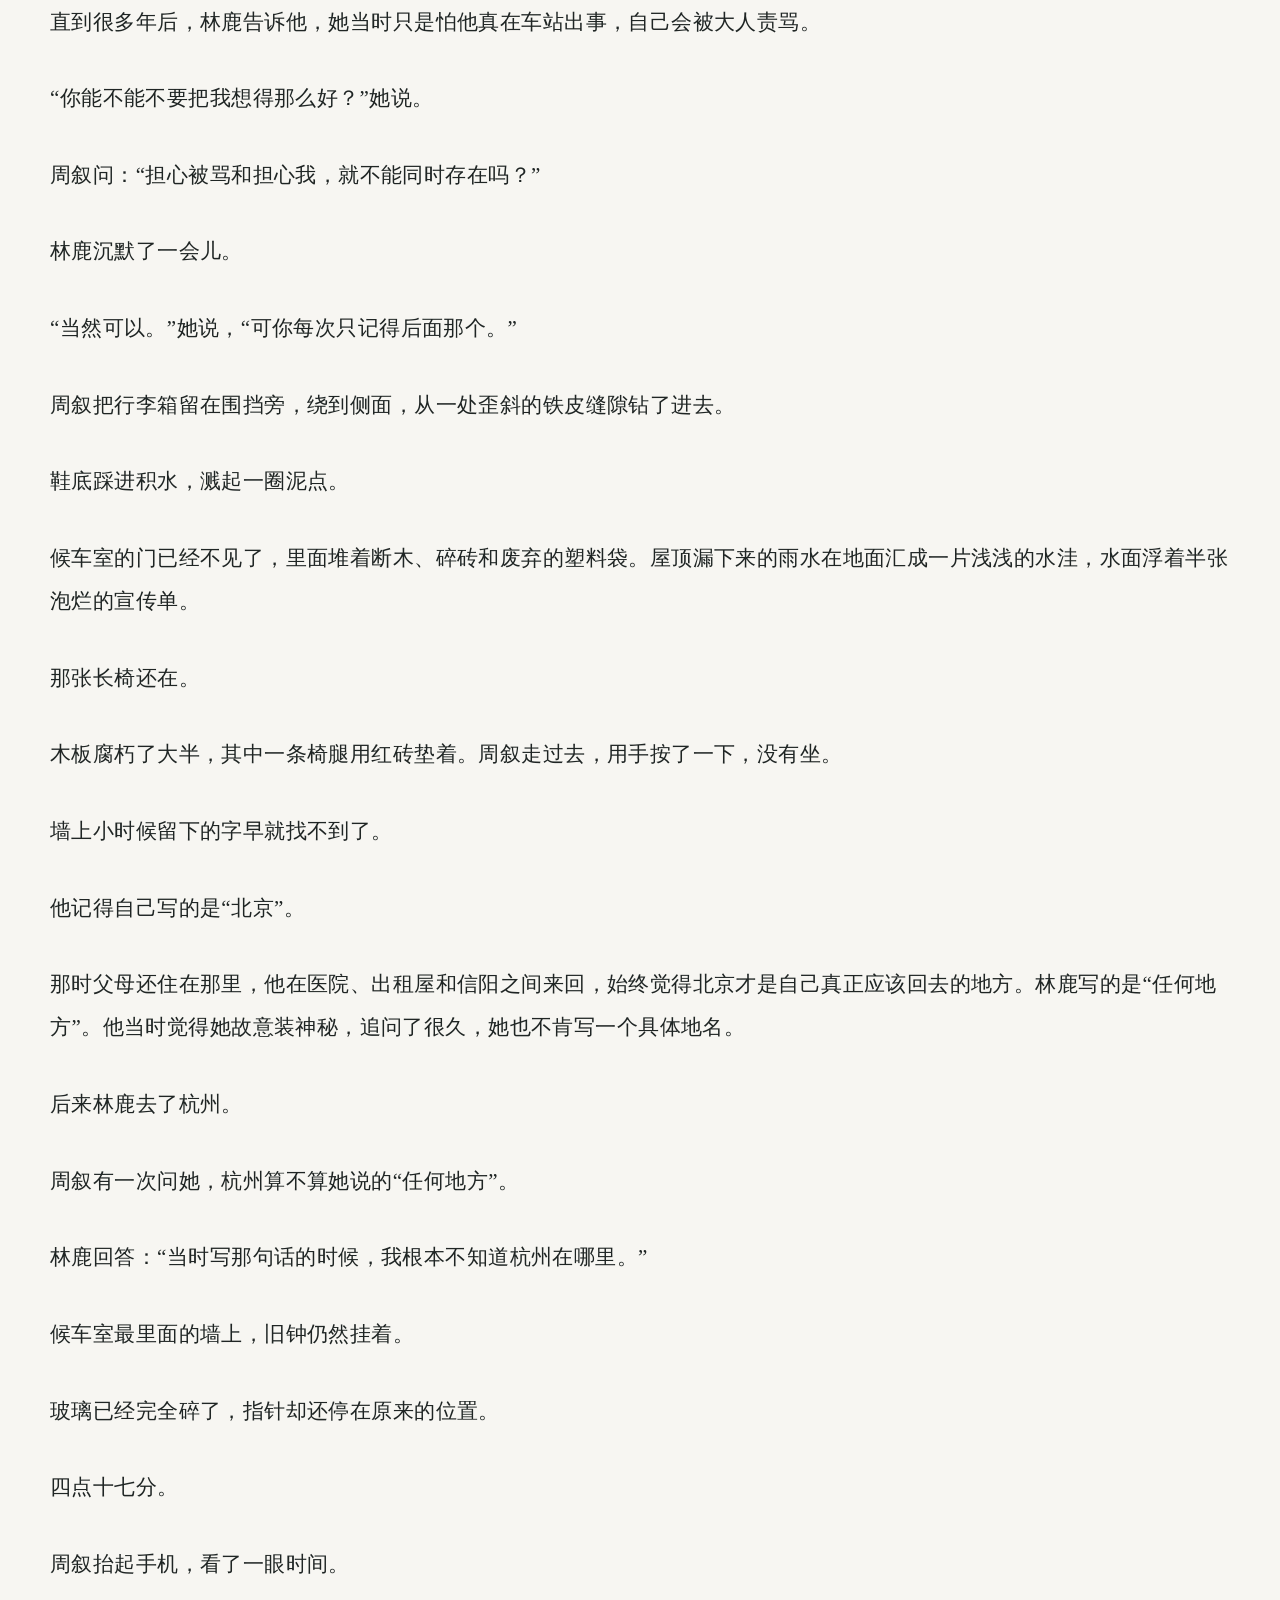
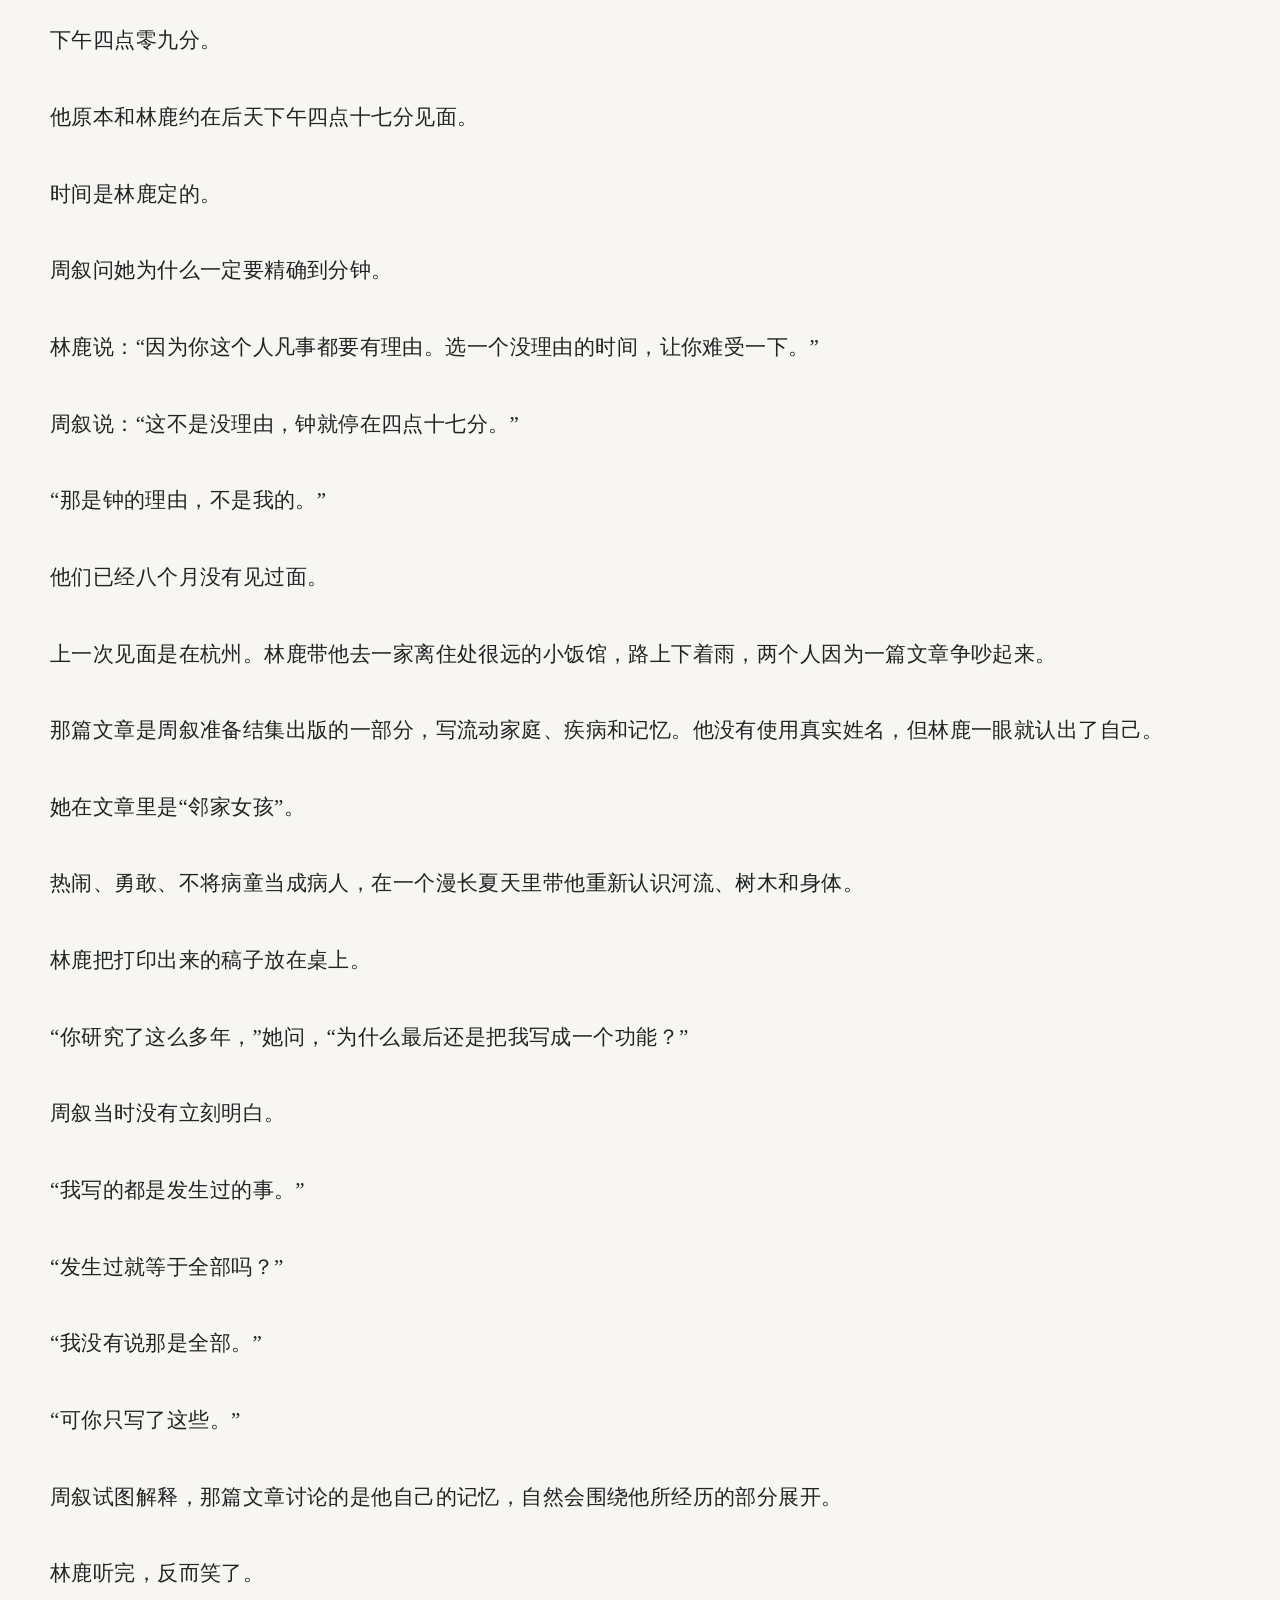
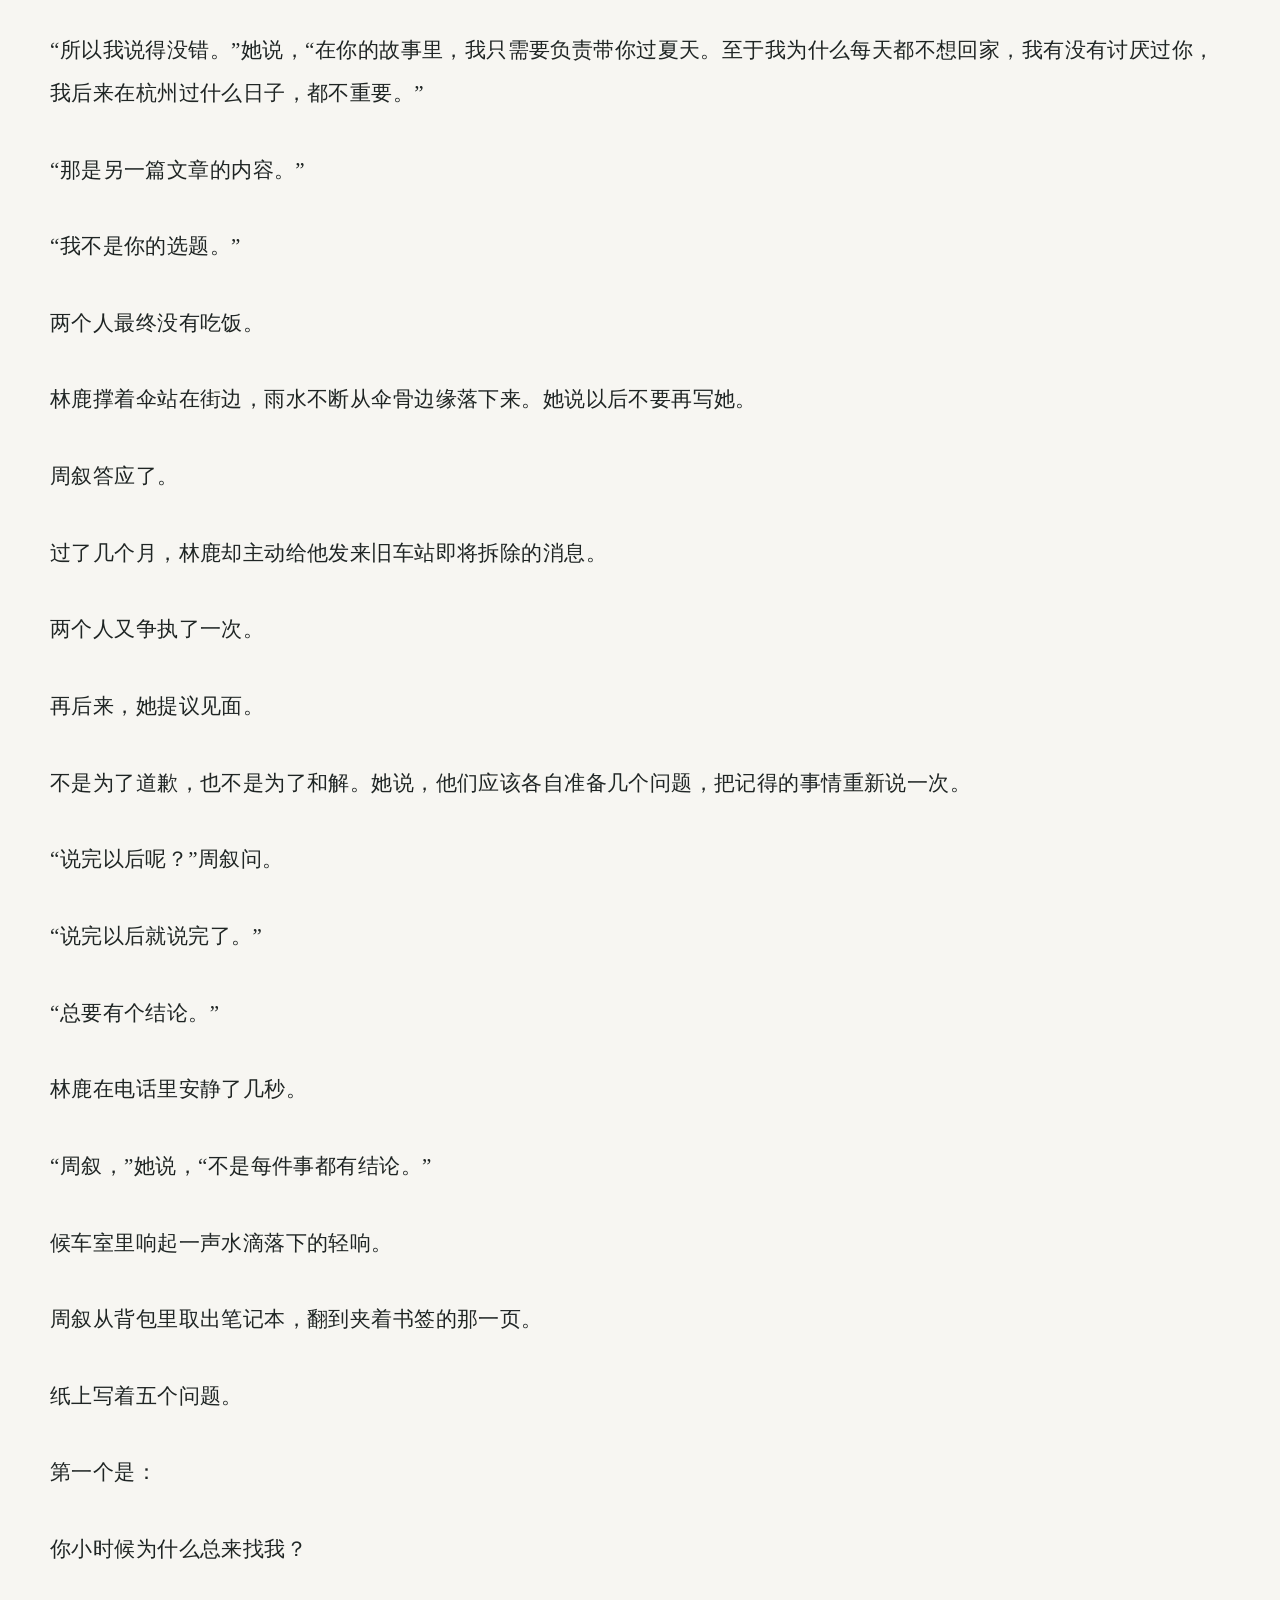
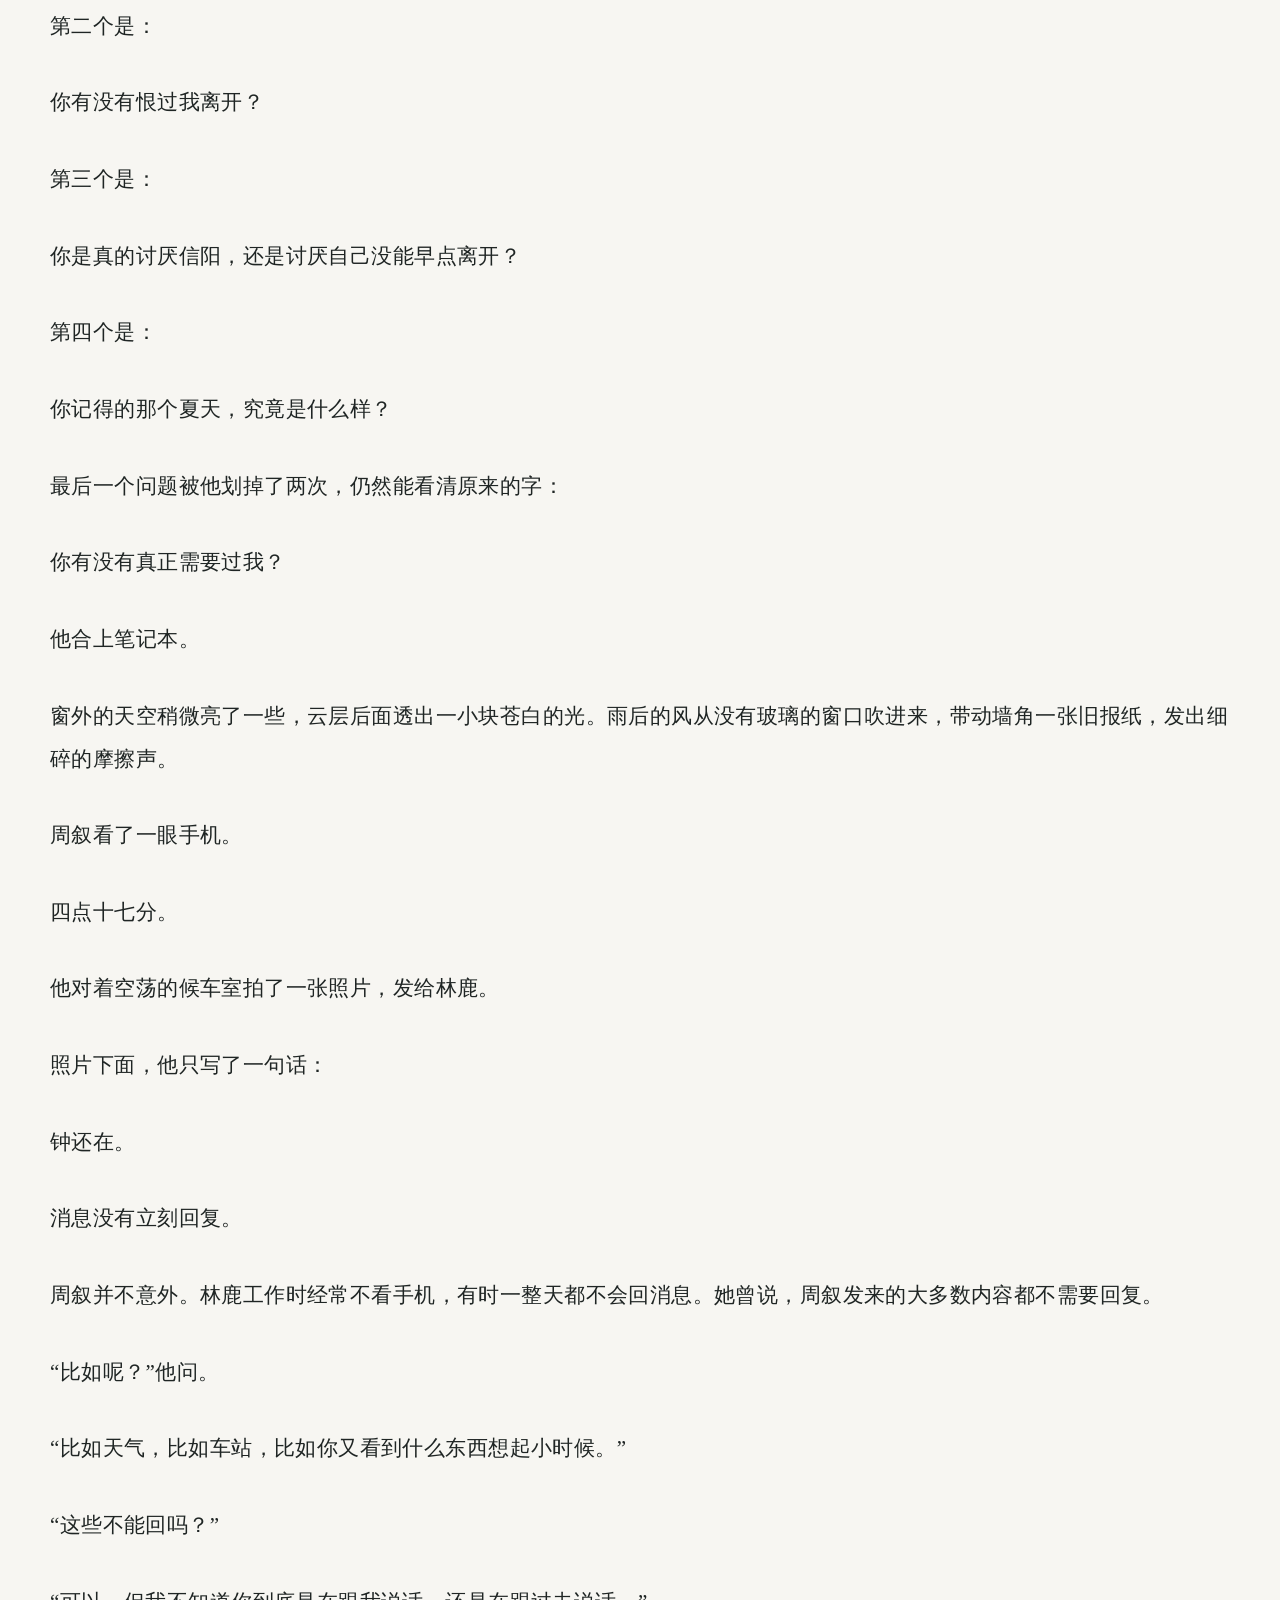
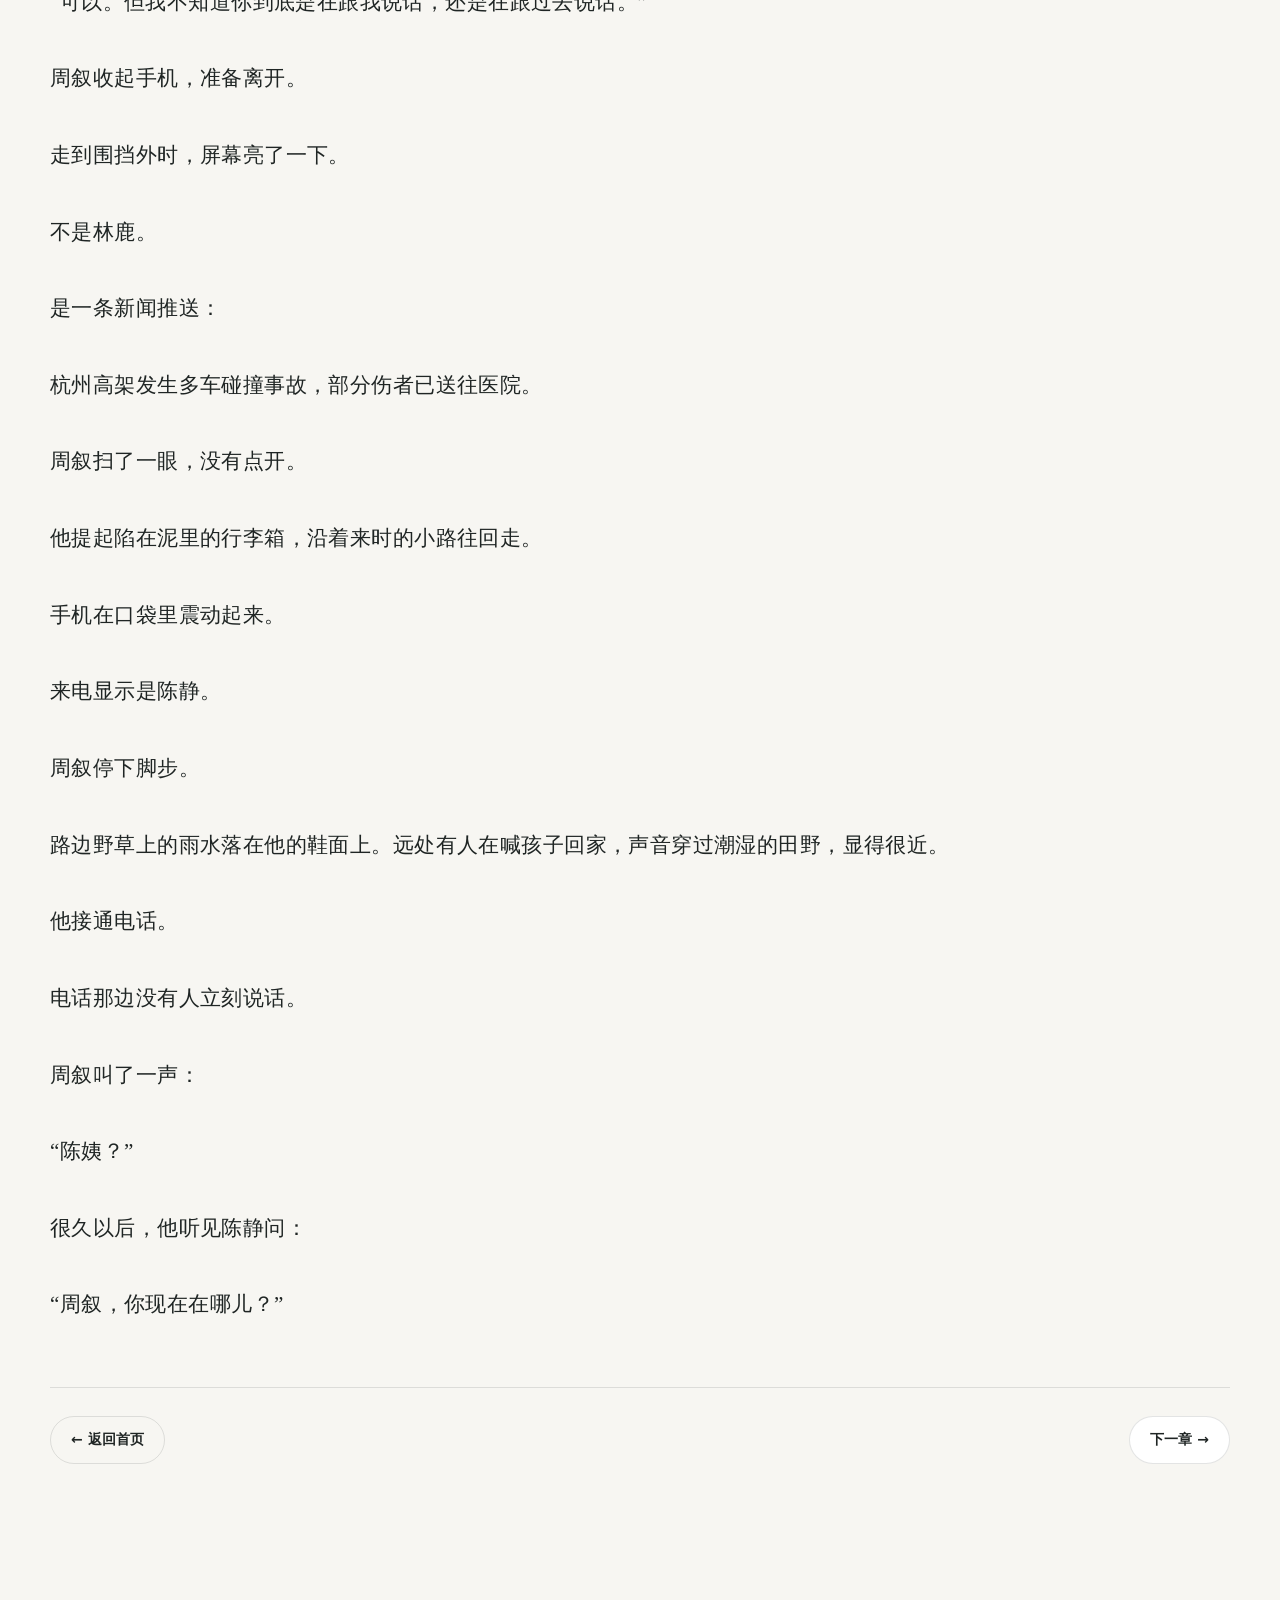
<file: novel.html>
<!doctype html>
<html lang="zh-CN">
<head>
  <meta charset="utf-8">
  <meta name="viewport" content="width=device-width,initial-scale=1">
  <meta name="description" content="长篇小说阅读页">
  <title>小说</title>
  <link rel="stylesheet" href="assets/style.css">
</head>
<body class="reading-page">
  <header class="site-header" hidden>
    <div class="container nav">
      <nav class="nav-links" aria-label="主导航">
        <a href="index.html#novel">长篇小说</a>
        <a href="index.html#essays">短文与随笔</a>
      </nav>
      <button class="icon-button" type="button" data-theme-toggle aria-label="切换主题">☾</button>
    </div>
  </header>

  <main class="section">
    <div class="container chapter-layout">
      <aside class="chapter-nav">
        <h3>章节目录</h3>
        <nav class="chapter-list" data-chapter-nav aria-label="小说章节"></nav>
      </aside>
      <section class="chapter-main" data-chapter-main></section>
    </div>
  </main>

  <script src="assets/content.js"></script>
  <script src="assets/app.js"></script>
</body>
</html>
</file>
<file: assets/style.css>
:root {
  --bg: #f7f6f2;
  --surface: rgba(255, 255, 255, 0.78);
  --surface-solid: #ffffff;
  --text: #1f2524;
  --muted: #69706e;
  --line: rgba(31, 37, 36, 0.12);
  --accent: #2f5f57;
  --accent-soft: #dfeae7;
  --shadow: 0 24px 70px rgba(36, 48, 45, 0.1);
  --radius-xl: 32px;
  --radius-lg: 22px;
  --radius-md: 15px;
  --content: 1180px;
  color-scheme: light;
}

html[data-theme="dark"] {
  --bg: #101413;
  --surface: rgba(24, 30, 28, 0.78);
  --surface-solid: #181e1c;
  --text: #edf1ef;
  --muted: #a6afab;
  --line: rgba(237, 241, 239, 0.12);
  --accent: #9dc8bd;
  --accent-soft: #243a35;
  --shadow: 0 24px 70px rgba(0, 0, 0, 0.3);
  color-scheme: dark;
}

* { box-sizing: border-box; min-width: 0; }

html { scroll-behavior: smooth; }

body {
  margin: 0;
  min-height: 100vh;
  color: var(--text);
  background:
    radial-gradient(circle at 15% 5%, rgba(112, 153, 142, 0.12), transparent 32%),
    radial-gradient(circle at 85% 15%, rgba(202, 165, 128, 0.1), transparent 28%),
    var(--bg);
  font-family: "Noto Serif SC", "Songti SC", "STSong", "SimSun", serif;
  line-height: 1.75;
  transition: background 0.25s ease, color 0.25s ease;
  overflow-x: hidden;
}

button, input, select { font: inherit; }

a { color: inherit; text-decoration: none; }

img { max-width: 100%; display: block; }

.container { width: min(calc(100% - 40px), var(--content)); margin: 0 auto; }

.site-header {
  position: relative;
  z-index: 20;
  border-bottom: 1px solid transparent;
  backdrop-filter: blur(18px);
  -webkit-backdrop-filter: blur(18px);
}

.reading-page .site-header { display: none; }

.illustration-stack {
  position: absolute;
  inset: 0;
  z-index: 3;
  width: auto;
  height: auto;
  transform: none;
  clip-path: none;
}
.illustration-current, .illustration-next, .illustration-third {
  position: absolute;
  width: 100%;
  height: 100%;
  overflow: hidden;
  border: 2px solid rgba(255,255,255,.76);
  border-radius: var(--radius-xl);
  background: #263936;
  box-shadow: 0 22px 46px rgba(0,0,0,.32);
}
.illustration-current { inset: 0; z-index: 2; }
.illustration-current::after { content: ""; position: absolute; inset: 0; background: linear-gradient(90deg, rgba(5, 15, 20, .78) 0%, rgba(5, 15, 20, .45) 52%, rgba(5, 15, 20, .08) 100%); }
.illustration-third {
  top: 44px;
  left: 56px;
  z-index: 0;
  padding: 0;
  cursor: pointer;
  transform: rotate(5.5deg);
  transform-origin: left top;
}
.illustration-next {
  top: 22px;
  left: 28px;
  z-index: 1;
  padding: 0;
  cursor: pointer;
  transform: rotate(3deg);
  transform-origin: left top;
  transition: right .28s ease, bottom .28s ease, transform .28s ease, box-shadow .25s ease;
}
.illustration-next:hover, .illustration-next:focus-visible, .illustration-third:hover, .illustration-third:focus-visible { box-shadow: 0 28px 56px rgba(0,0,0,.42); outline: none; }
.illustration-current img, .illustration-next img, .illustration-third img { width: 100%; height: 100%; object-fit: cover; transition: opacity .26s ease, transform .4s cubic-bezier(.22, .61, .36, 1), filter .26s ease; }
.illustration-stack.is-switching img { opacity: 0; transform: scale(1.025); filter: saturate(.86); }

.site-header.scrolled {
  background: color-mix(in srgb, var(--bg) 84%, transparent);
  border-color: var(--line);
}

.nav {
  min-height: 74px;
  display: flex;
  align-items: center;
  justify-content: center;
  gap: 24px;
  position: relative;
}

.nav-links { display: flex; align-items: center; gap: 26px; color: var(--muted); font-family: ui-sans-serif, system-ui, sans-serif; font-size: 14px; }
.nav-links a:hover, .nav-links a.active { color: var(--text); }

.icon-button {
  position: absolute;
  right: 0;
  width: 42px;
  height: 42px;
  border: 1px solid var(--line);
  border-radius: 50%;
  color: var(--text);
  background: var(--surface);
  cursor: pointer;
  display: grid;
  place-items: center;
  transition: transform .2s ease, background .2s ease;
}
.icon-button:hover { transform: translateY(-2px); background: var(--surface-solid); }

.hero { padding: 92px 0 74px; }
.hero-grid { display: grid; grid-template-columns: 1.2fr .8fr; gap: 60px; align-items: end; }
.eyebrow { font-family: ui-sans-serif, system-ui, sans-serif; text-transform: uppercase; letter-spacing: .22em; font-size: 12px; color: var(--accent); font-weight: 700; }
.hero h1 { margin: 18px 0 24px; max-width: 790px; font-size: clamp(46px, 7vw, 90px); line-height: 1.08; letter-spacing: -0.055em; font-weight: 700; }
.hero h1 em { color: var(--accent); font-style: normal; }
.hero-copy { max-width: 680px; color: var(--muted); font-size: 18px; }
.hero-aside { border-left: 1px solid var(--line); padding-left: 30px; color: var(--muted); font-size: 15px; }
.hero-aside strong { display: block; color: var(--text); font-size: 28px; margin-bottom: 6px; }

.section { padding: 54px 0 76px; }
.section-head { display: flex; align-items: end; justify-content: space-between; gap: 30px; margin-bottom: 30px; }
.section-title { margin: 0; font-size: clamp(30px, 4vw, 50px); line-height: 1.2; letter-spacing: -.035em; }
.section-note { max-width: 520px; color: var(--muted); margin: 0; }

.novel-card {
  min-height: 460px;
  position: relative;
  overflow: visible;
  border-radius: var(--radius-xl);
  padding: clamp(30px, 6vw, 72px);
  color: white;
  background-color: transparent;
  background-position: center;
  background-size: cover;
  box-shadow: var(--shadow);
  display: grid;
  align-items: end;
  transition: transform .32s cubic-bezier(.22, .61, .36, 1), box-shadow .32s ease;
}
@media (hover: hover) and (pointer: fine) {
  .novel-card:hover { transform: translateY(-8px); box-shadow: 0 30px 82px rgba(36, 48, 45, .18); }
}
.novel-card::before {
  content: "";
  position: absolute;
  inset: 0;
  display: none;
}
.novel-card::after {
  content: "";
  position: absolute;
  display: none;
  width: 380px;
  height: 380px;
  right: -80px;
  top: -120px;
  border: 1px solid rgba(255,255,255,.3);
  border-radius: 50%;
  box-shadow: 0 0 0 50px rgba(255,255,255,.05), 0 0 0 100px rgba(255,255,255,.035);
}
.novel-content { position: relative; z-index: 4; max-width: 650px; }
.novel-meta { display: flex; flex-wrap: wrap; gap: 10px; font-family: ui-sans-serif, system-ui, sans-serif; font-size: 13px; margin-bottom: 26px; }
.pill { border: 1px solid rgba(255,255,255,.28); background: rgba(255,255,255,.1); border-radius: 999px; padding: 7px 12px; backdrop-filter: blur(8px); }
.novel-card h3 { font-size: clamp(44px, 7vw, 84px); margin: 0 0 12px; letter-spacing: -.055em; line-height: 1.05; }
.novel-card p { color: rgba(255,255,255,.78); font-size: 17px; max-width: 560px; }

.button {
  display: inline-flex;
  align-items: center;
  justify-content: center;
  gap: 10px;
  min-height: 48px;
  padding: 0 20px;
  border-radius: 999px;
  border: 1px solid var(--line);
  background: var(--surface-solid);
  color: var(--text);
  font-family: ui-sans-serif, system-ui, sans-serif;
  font-weight: 650;
  font-size: 14px;
  transition: transform .2s ease, box-shadow .2s ease;
}
.button:hover { transform: translateY(-2px); box-shadow: 0 10px 25px rgba(0,0,0,.1); }
.button-light { background: white; color: #1e2a28; border-color: white; margin-top: 18px; }
.button-ghost { background: transparent; }

.toolbar { display: flex; gap: 12px; flex-wrap: wrap; align-items: center; margin-bottom: 26px; }
.search {
  flex: 1 1 280px;
  min-height: 48px;
  border: 1px solid var(--line);
  border-radius: 999px;
  padding: 0 18px;
  color: var(--text);
  background: var(--surface);
  outline: none;
}
.search:focus { border-color: var(--accent); box-shadow: 0 0 0 4px color-mix(in srgb, var(--accent) 18%, transparent); }

.essay-grid { display: grid; grid-template-columns: repeat(2, minmax(0, 1fr)); gap: 24px; }
.essay-card {
  border: 1px solid var(--line);
  border-radius: var(--radius-lg);
  background: var(--surface);
  overflow: hidden;
  transition: transform .25s ease, box-shadow .25s ease, border-color .25s ease;
}
.essay-card:hover { transform: translateY(-5px); box-shadow: var(--shadow); border-color: color-mix(in srgb, var(--accent) 38%, var(--line)); }
.essay-cover { aspect-ratio: 16 / 9; height: auto; position: relative; overflow: hidden; }
.essay-cover.image-cover { background-size: contain !important; background-repeat: no-repeat; background-color: #1f2b32; }
.essay-cover::after { content: ""; position: absolute; inset: 0; background: linear-gradient(to top, rgba(0,0,0,.15), transparent); }
.essay-index { position: absolute; left: 20px; top: 18px; z-index: 2; color: rgba(255,255,255,.9); font-family: ui-sans-serif, system-ui, sans-serif; font-size: 13px; letter-spacing: .15em; }
.essay-body { padding: 26px; }
.essay-meta { display: flex; flex-wrap: wrap; gap: 10px 16px; color: var(--muted); font-family: ui-sans-serif, system-ui, sans-serif; font-size: 13px; }
.essay-card h3 { margin: 12px 0 8px; font-size: 29px; line-height: 1.35; letter-spacing: -.02em; }
.essay-card p { color: var(--muted); margin: 0; }
.tags { display: flex; flex-wrap: wrap; gap: 8px; margin-top: 20px; }
.tag { padding: 5px 10px; border-radius: 999px; background: var(--accent-soft); color: var(--accent); font-family: ui-sans-serif, system-ui, sans-serif; font-size: 12px; }

.empty { padding: 60px 0; color: var(--muted); text-align: center; grid-column: 1 / -1; }

.quote-section { padding-bottom: 95px; }
.quote-card { border-top: 1px solid var(--line); border-bottom: 1px solid var(--line); padding: 70px 0; text-align: center; }
.quote-card blockquote { margin: 0 auto; max-width: 840px; font-size: clamp(28px, 4vw, 50px); line-height: 1.55; letter-spacing: -.03em; }
.quote-card cite { display: block; margin-top: 24px; color: var(--muted); font-family: ui-sans-serif, system-ui, sans-serif; font-style: normal; font-size: 13px; }

.reader-shell { width: min(calc(100% - 40px), 860px); margin: 0 auto; padding: 54px 0 100px; }
.reader-header { text-align: center; margin-bottom: 52px; }
.reader-title { font-size: clamp(40px, 7vw, 74px); line-height: 1.18; letter-spacing: -.05em; margin: 12px 0 20px; }
.reader-subtitle { color: var(--muted); }
.reader-meta { display: flex; justify-content: center; flex-wrap: wrap; gap: 10px 18px; margin-top: 20px; color: var(--muted); font-family: ui-sans-serif, system-ui, sans-serif; font-size: 13px; }
.reader-content { font-size: clamp(18px, 2.2vw, 21px); line-height: 2.05; letter-spacing: .02em; }
.reader-content p { margin: 0 0 1.6em; }
.reader-content p:first-child::first-letter { float: left; font-size: 4.3em; line-height: .9; padding: .08em .12em 0 0; color: var(--accent); }
.reader-actions { display: flex; justify-content: space-between; gap: 14px; margin-top: 60px; padding-top: 28px; border-top: 1px solid var(--line); }

.chapter-layout { display: block; }
.chapter-nav {
  position: fixed;
  left: 20px;
  top: 24px;
  z-index: 5;
  width: 72px;
  max-height: 72px;
  overflow: hidden;
  border: 1px solid var(--line);
  border-radius: var(--radius-lg);
  background: var(--surface);
  transition: width .32s cubic-bezier(.22, .61, .36, 1), max-height .38s cubic-bezier(.22, .61, .36, 1), box-shadow .25s ease;
}
.chapter-nav h3 { position: relative; min-height: 72px; margin: 0; padding: 0 16px 0 46px; display: flex; align-items: center; white-space: nowrap; color: transparent; font-size: 16px; transition: color .18s ease; }
.chapter-nav h3::before { content: "☰"; position: absolute; left: 26px; transform: none; color: var(--text); font-family: ui-sans-serif, system-ui, sans-serif; font-size: 20px; line-height: 1; transition: left .32s cubic-bezier(.22, .61, .36, 1); }
.chapter-list { display: grid; gap: 6px; padding: 0 16px 16px; opacity: 0; pointer-events: none; transition: opacity .2s ease .08s; }
.chapter-nav:hover, .chapter-nav:focus-within { width: 280px; max-height: calc(100vh - 48px); overflow-y: auto; box-shadow: var(--shadow); }
.chapter-nav:hover .chapter-list, .chapter-nav:focus-within .chapter-list { opacity: 1; pointer-events: auto; }
.chapter-nav:hover h3, .chapter-nav:focus-within h3 { color: var(--text); }
.chapter-nav:hover h3::before, .chapter-nav:focus-within h3::before { left: 16px; }
.chapter-link { padding: 10px 12px; border-radius: 10px; color: var(--muted); font-size: 14px; font-family: ui-sans-serif, system-ui, sans-serif; }
.chapter-link.chapter-home { margin-bottom: 6px; color: var(--muted); }
.chapter-link:hover, .chapter-link.active { background: var(--accent-soft); color: var(--accent); }
.chapter-main { min-width: 0; }
.chapter-main .reader-shell { width: auto; padding-top: 0; }

.mobile-menu { display: none; }

@media (max-width: 900px) {
  .section { padding: 42px 0 56px; }
  .novel-card { min-height: 420px; }
  .chapter-nav { position: static; width: auto; max-height: none; overflow: visible; padding: 20px; box-shadow: none; }
  .chapter-nav h3, .chapter-nav:not(:hover):not(:focus-within) h3 { min-height: 0; margin: 0 0 14px; padding: 0; color: var(--text); font-size: 16px; }
  .chapter-nav h3::before, .chapter-nav:not(:hover):not(:focus-within) h3::before { position: static; transform: none; margin-right: 12px; font-size: 16px; }
  .chapter-list, .chapter-nav:hover .chapter-list, .chapter-nav:focus-within .chapter-list { opacity: 1; pointer-events: auto; }
  .chapter-list { grid-template-columns: repeat(2, minmax(0, 1fr)); gap: 8px; }
  .chapter-link { min-height: 44px; display: flex; align-items: center; }
}

@media (max-width: 820px) {
  .nav-links { gap: 14px; font-size: 13px; }
  .hero { padding-top: 64px; }
  .hero-grid { grid-template-columns: 1fr; gap: 36px; }
  .hero-aside { border-left: 0; border-top: 1px solid var(--line); padding: 24px 0 0; }
  .essay-grid { grid-template-columns: 1fr; }
  .section-head { align-items: start; flex-direction: column; }
}

@media (max-width: 520px) {
  .container, .reader-shell { width: min(calc(100% - 28px), var(--content)); }
  .nav { min-height: 64px; justify-content: flex-start; }
  .nav-links { gap: 12px; font-size: 12px; }
  .icon-button { width: 40px; height: 40px; }
  .section { padding: 36px 0 46px; }
  .section-title { font-size: 34px; }
  .hero h1 { font-size: 46px; }
  .novel-card { min-height: 0; padding: 28px; border-radius: 24px; }
  .novel-card::after { width: 280px; height: 280px; right: -120px; top: -90px; }
  .novel-meta { margin-bottom: 20px; gap: 8px; }
  .pill { padding: 6px 10px; }
  .novel-card h3 { font-size: clamp(46px, 15vw, 60px); }
  .novel-card p { font-size: 16px; }
  .chapter-nav { padding: 16px; border-radius: 18px; }
  .chapter-link { padding: 8px 10px; font-size: 13px; }
  .reader-shell { padding: 38px 0 70px; }
  .illustration-next { top: 16px; left: 18px; }
  .illustration-third { top: 32px; left: 36px; }
  .reader-header { margin-bottom: 34px; }
  .reader-title { font-size: clamp(36px, 12vw, 52px); }
  .essay-cover { min-height: 0; }
  .essay-body { padding: 20px; }
  .essay-card h3 { font-size: 24px; }
  .reader-content { font-size: 17px; line-height: 2; letter-spacing: .01em; }
  .reader-content p:first-child::first-letter { font-size: 3.6em; }
  .reader-actions { flex-direction: column; }
  .button { width: 100%; }
}

@media (prefers-reduced-motion: reduce) {
  html { scroll-behavior: auto; }
  *, *::before, *::after { animation-duration: .01ms !important; transition-duration: .01ms !important; }
}
</file>
<file: static.css>
:root {
  --ink: #162029;
  --muted: #5f6b76;
  --line: #d8e0e7;
  --bg: #f7f9fb;
  --accent: #176b87;
  --accent-dark: #0f4f64;
  --panel: #ffffff;
  --soft: #eaf4f6;
}

* {
  box-sizing: border-box;
}

html {
  scroll-behavior: smooth;
}

body {
  margin: 0;
  color: var(--ink);
  background: var(--bg);
  font-family: "Microsoft YaHei", "Segoe UI", Arial, sans-serif;
  letter-spacing: 0;
  overflow-x: hidden;
}

a {
  color: inherit;
  text-decoration: none;
}

button {
  font: inherit;
}

.hero {
  position: relative;
  min-height: 640px;
  overflow: hidden;
  color: #fff;
  background:
    linear-gradient(90deg, rgba(12, 28, 39, 0.94), rgba(12, 28, 39, 0.7)),
    linear-gradient(135deg, #173f52, #233642 55%, #152129);
}

.ambassador-page {
  background: #f7f9fb;
}

.ambassador-hero {
  min-height: 520px;
  color: #fff;
  background:
    linear-gradient(90deg, rgba(12, 28, 39, 0.94), rgba(12, 28, 39, 0.72)),
    url("./assets/lab/research-optoelectronic-encoding.png") center / cover;
}

.ambassador-hero-inner {
  max-width: 1160px;
  margin: 0 auto;
  padding: 96px 24px 88px;
}

.ambassador-hero-inner h1 {
  max-width: 760px;
  margin-top: 12px;
}

.ambassador-hero-inner p:not(.eyebrow) {
  max-width: 1160px;
  margin-top: 18px;
  color: #e2edf0;
  font-size: 18px;
  line-height: 1.78;
  text-align: justify;
}

#photonic-canvas {
  position: absolute;
  inset: 0;
  width: 100%;
  height: 100%;
  opacity: 0.78;
}

.hero::after {
  content: "";
  position: absolute;
  inset: auto 0 0;
  height: 110px;
  background: linear-gradient(180deg, transparent, rgba(247, 249, 251, 0.96));
  pointer-events: none;
}

.nav,
.hero-inner,
.page-section > * {
  max-width: 1160px;
  margin-inline: auto;
}

.nav {
  position: relative;
  z-index: 2;
  display: flex;
  align-items: center;
  justify-content: space-between;
  gap: 18px;
  padding: 22px 24px;
}

.brand {
  display: inline-flex;
  align-items: center;
  gap: 10px;
  font-weight: 800;
}

.brand-mark {
  width: 38px;
  height: 38px;
  display: grid;
  place-items: center;
  border-radius: 8px;
  background: #d6edf2;
  color: var(--accent-dark);
}

.nav-links {
  display: flex;
  gap: 14px;
  color: #dbe8ec;
  font-size: 13px;
}

.nav-toggle {
  display: none;
  width: 44px;
  height: 44px;
  border: 1px solid rgba(255, 255, 255, 0.28);
  border-radius: 8px;
  background: rgba(255, 255, 255, 0.12);
  cursor: pointer;
}

.nav-toggle span {
  display: block;
  width: 20px;
  height: 2px;
  margin: 5px auto;
  border-radius: 999px;
  background: #fff;
}

.hero-inner {
  position: relative;
  z-index: 1;
  padding: 92px 24px 100px;
}

.hero-school,
.hero-college {
  margin: 0;
  font-weight: 800;
}

.hero-school {
  font-size: 26px;
}

.hero-college {
  margin-top: 6px;
  color: #9fe2ef;
  font-size: 21px;
}

h1,
h2,
h3,
p {
  margin: 0;
}

h1 {
  display: grid;
  gap: 8px;
  max-width: 980px;
  margin-top: 24px;
  color: #fff;
  font-size: 50px;
  line-height: 1.1;
  font-weight: 900;
  text-shadow: 0 12px 34px rgba(0, 0, 0, 0.32);
}

.lead {
  max-width: 760px;
  margin-top: 20px;
  color: #e7f0f3;
  font-size: 22px;
  font-weight: 800;
  line-height: 1.7;
}

.hero-audience {
  max-width: 760px;
  margin-top: 8px;
  color: #d8e7eb;
  font-size: 16px;
  line-height: 1.75;
}

.hero-tags,
.hero-actions,
.footer-links {
  display: flex;
  flex-wrap: wrap;
  gap: 10px;
}

.hero-tags {
  margin-top: 22px;
}

.hero-tags span {
  min-height: 30px;
  padding: 5px 10px;
  border: 1px solid rgba(255, 255, 255, 0.22);
  border-radius: 999px;
  background: rgba(255, 255, 255, 0.1);
  color: #e8f5f8;
  font-size: 13px;
}

.hero-actions {
  margin-top: 28px;
}

.primary,
.secondary {
  display: inline-flex;
  align-items: center;
  justify-content: center;
  min-height: 44px;
  border: 0;
  border-radius: 7px;
  padding: 12px 18px;
  cursor: pointer;
}

.primary {
  background: var(--accent);
  color: #fff;
}

.primary:hover {
  background: var(--accent-dark);
}

.secondary {
  border: 1px solid rgba(255, 255, 255, 0.35);
  background: rgba(255, 255, 255, 0.14);
  color: #fff;
}

.secondary.light {
  border: 0;
  background: #e7ebef;
  color: var(--ink);
}

.page-section {
  padding: 78px 24px;
  background: #fff;
}

.page-section.alt {
  background: #f1f6f8;
}

.section-head {
  margin-bottom: 30px;
}

.section-head p,
.page-section p,
.footer p {
  color: var(--muted);
  line-height: 1.74;
  text-align: justify;
  text-justify: inter-ideograph;
}

.card-head {
  padding: 24px;
  border: 1px solid var(--line);
  border-radius: 8px;
  background: #fff;
}

.card-head p + p {
  margin-top: 12px;
}

.eyebrow {
  margin-bottom: 12px;
  color: var(--accent);
  font-size: 13px;
  font-weight: 800;
  text-transform: uppercase;
}

.section-head .eyebrow {
  color: var(--accent);
}

h2 {
  font-size: 30px;
  line-height: 1.2;
}

.section-head h2 + p {
  margin-top: 12px;
}

.research-grid,
.benefit-grid,
.resource-layout,
.referral-grid,
.ambassador-principles,
.privilege-grid {
  display: grid;
  grid-template-columns: repeat(3, minmax(0, 1fr));
  gap: 16px;
}

.research-card,
.card-head,
.intro-strip article,
.benefit-grid article,
.resource-layout article,
.outcome-grid article,
.process-list article,
.referral-grid article,
.ambassador-principles article,
.privilege-grid article,
.apply-card,
.publication-card,
.program-detail,
.program-tabs button,
.reward-table,
.standalone-note,
.faq-list details {
  border: 1px solid var(--line);
  border-radius: 8px;
  background: #fff;
  transition: transform 180ms ease, border-color 180ms ease, box-shadow 180ms ease;
}

.research-card:hover,
.research-card:focus,
.card-head:hover,
.intro-strip article:hover,
.benefit-grid article:hover,
.resource-layout article:hover,
.outcome-grid article:hover,
.process-list article:hover,
.referral-grid article:hover,
.ambassador-principles article:hover,
.privilege-grid article:hover,
.apply-card:hover,
.publication-card:hover,
.program-detail:hover,
.program-tabs button:hover,
.reward-table:hover,
.standalone-note:hover,
.faq-list details:hover {
  transform: translateY(-4px);
  border-color: rgba(23, 107, 135, 0.42);
  box-shadow: 0 16px 34px rgba(22, 32, 41, 0.08);
}

.research-card {
  min-height: 420px;
  overflow: hidden;
  cursor: pointer;
  box-shadow: 0 10px 24px rgba(22, 32, 41, 0.06);
}

.research-card img {
  width: 100%;
  height: 235px;
  display: block;
  object-fit: cover;
  background: #e8eef2;
}

.research-card div {
  padding: 18px;
}

.research-card span {
  display: block;
  margin-bottom: 10px;
  color: var(--accent);
  font-weight: 900;
}

.research-card h3,
.benefit-grid strong {
  margin-bottom: 10px;
  font-size: 20px;
  line-height: 1.35;
}

.research-card p,
.benefit-grid p,
.resource-layout li,
.publication-card li,
.program-detail li,
.program-note,
.faq-list p,
.referral-grid p {
  color: #344054;
  line-height: 1.68;
}

.research-card button {
  margin-top: 16px;
  border: 0;
  border-radius: 6px;
  padding: 9px 12px;
  background: var(--accent);
  color: #fff;
  cursor: pointer;
}

.program-tabs {
  display: grid;
  grid-template-columns: repeat(4, minmax(0, 1fr));
  gap: 12px;
  margin-bottom: 14px;
}

.program-tabs button {
  min-height: 124px;
  padding: 16px;
  color: var(--ink);
  text-align: left;
  cursor: pointer;
}

.program-tabs button:hover,
.program-tabs button.active {
  border-color: rgba(23, 107, 135, 0.46);
}

.program-tabs button.active {
  outline: 2px solid rgba(23, 107, 135, 0.18);
}

.program-tabs span,
.program-tabs strong,
.program-tabs small {
  display: block;
}

.program-tabs span {
  margin-bottom: 10px;
  font-size: 17px;
  font-weight: 800;
  line-height: 1.35;
}

.program-tabs strong {
  color: var(--accent-dark);
  font-size: 13px;
  line-height: 1.45;
}

.program-tabs small {
  margin-top: 8px;
  color: var(--muted);
  line-height: 1.45;
}

.program-detail {
  padding: 24px;
}

.program-detail-main,
.program-note {
  max-width: none;
}

.program-detail-main span {
  display: inline-flex;
  margin-bottom: 8px;
  color: var(--accent);
  font-size: 13px;
  font-weight: 800;
}

.program-detail-main h3 {
  font-size: 24px;
  line-height: 1.32;
}

.program-stipend {
  max-width: none;
  margin: 16px 0;
  padding: 12px;
  border-left: 4px solid var(--accent);
  background: var(--soft);
  color: var(--accent-dark);
  font-weight: 800;
  line-height: 1.55;
}

.program-detail-grid {
  display: grid;
  grid-template-columns: repeat(2, minmax(0, 1fr));
  gap: 18px;
}

.program-detail ul,
.resource-layout ul,
.publication-card ul {
  display: grid;
  gap: 8px;
  margin: 10px 0 0;
  padding-left: 18px;
}

.program-note {
  margin-top: 12px;
  padding-top: 12px;
  border-top: 1px solid var(--line);
  white-space: pre-line;
  overflow-wrap: anywhere;
}

.benefit-grid article,
.resource-layout article,
.referral-grid article {
  padding: 20px;
}

.benefit-grid strong,
.referral-grid strong,
.ambassador-principles strong,
.privilege-grid h3 {
  display: block;
  color: var(--accent-dark);
}

.ambassador-principles article,
.privilege-grid article {
  padding: 20px;
}

.ambassador-principles {
  grid-template-columns: repeat(4, minmax(0, 1fr));
}

.ambassador-principles p,
.privilege-grid p {
  color: var(--muted);
  line-height: 1.7;
}

.privilege-grid {
  grid-template-columns: repeat(2, minmax(0, 1fr));
}

.privilege-grid span {
  display: inline-flex;
  align-items: center;
  min-height: 28px;
  margin-bottom: 14px;
  padding: 4px 10px;
  border-radius: 999px;
  background: #e5f3f6;
  color: var(--accent-dark);
  font-weight: 800;
}

.resource-layout {
  grid-template-columns: repeat(2, minmax(0, 1fr));
}

.resource-layout h3 {
  margin-bottom: 10px;
  font-size: 18px;
}

.publication-card {
  margin-top: 16px;
  padding: 24px;
}

.outcome-grid {
  display: grid;
  grid-template-columns: 1fr;
  gap: 10px;
}

.outcome-grid article {
  display: grid;
  grid-template-columns: 110px 140px 1fr;
  gap: 14px;
  align-items: center;
  padding: 14px 16px;
}

.outcome-grid strong,
.outcome-grid span,
.outcome-grid p {
  display: block;
  margin: 0;
}

.outcome-grid span {
  color: var(--muted);
  font-size: 13px;
}

.outcome-grid p {
  color: var(--accent-dark);
  font-weight: 800;
}

.apply-layout {
  display: grid;
  grid-template-columns: 1fr;
  gap: 18px;
  align-items: start;
}

.apply-card {
  padding: 22px;
}

.apply-card h3 {
  font-size: 22px;
}

.apply-card p {
  margin-top: 10px;
}

.apply-card .primary,
.apply-card .secondary {
  margin-top: 16px;
  margin-right: 10px;
}

.email-line {
  color: var(--accent-dark) !important;
  font-weight: 900;
}

.process-list {
  display: grid;
  grid-template-columns: repeat(4, minmax(0, 1fr));
  gap: 16px;
}

.intro-strip {
  display: grid;
  grid-template-columns: repeat(3, minmax(0, 1fr));
  gap: 16px;
}

.process-list article,
.intro-strip article {
  min-height: 138px;
  padding: 20px;
}

.process-list span,
.intro-strip span {
  display: block;
  margin-bottom: 12px;
  color: var(--accent);
  font-weight: 900;
}

.process-list strong,
.intro-strip strong {
  display: block;
  margin-bottom: 8px;
  font-size: 18px;
}

.intro-strip article {
  background: #fff;
}

.faq-list {
  display: grid;
  gap: 12px;
}

.faq-list summary {
  min-height: 52px;
  padding: 16px 18px;
  color: var(--ink);
  font-weight: 900;
  cursor: pointer;
}

.faq-list p {
  padding: 0 18px 18px;
}

.referral-section {
  color: #fff;
  background:
    linear-gradient(135deg, rgba(19, 64, 80, 0.96), rgba(25, 42, 52, 0.98)),
    linear-gradient(90deg, #173f52, #253847);
}

.ambassador-layout {
  display: grid;
  grid-template-columns: minmax(0, 1fr);
  gap: 28px;
  align-items: center;
}

.ambassador-actions {
  display: flex;
  flex-wrap: wrap;
  gap: 12px;
  margin-top: 24px;
}

.ambassador-primary-link {
  padding: 16px 24px;
  font-size: 17px;
  font-weight: 900;
}

.referral-section h2 {
  color: #fff;
}

.ambassador-hero .eyebrow,
.referral-section .eyebrow {
  color: #9fe2ef;
}

.referral-section .section-head p,
.compliance-note {
  color: #dce9ed;
}

.referral-section p {
  color: #dce9ed;
}

.ambassador-page #start {
  background: #f1f6f8;
}

.reward-detail-section {
  background: #f1f6f8;
}

.reward-table {
  overflow: hidden;
  border: 1px solid #d8e2e8;
  border-radius: 8px;
  background: #fff;
}

.reward-row {
  display: grid;
  grid-template-columns: 0.7fr 1.5fr 1fr;
  border-top: 1px solid #d8e2e8;
}

.reward-row:first-child {
  border-top: 0;
}

.reward-row > * {
  min-width: 0;
  padding: 18px;
  border-left: 1px solid #d8e2e8;
  line-height: 1.75;
}

.reward-row > *:first-child {
  border-left: 0;
}

.reward-head {
  background: #173f52;
  color: #fff;
  font-weight: 800;
}

.reward-row strong {
  color: var(--accent-dark);
  font-size: 17px;
}

.reward-row p {
  color: #3a4650;
}

.standalone-note {
  max-width: 1160px;
  margin-top: 0;
  padding: 16px 18px 16px 20px;
  border-left: 5px solid var(--accent);
  border-radius: 0 8px 8px 0;
  background: linear-gradient(90deg, rgba(31, 124, 145, 0.11), rgba(31, 124, 145, 0.035));
  color: #1f2937;
  font-size: 17px;
  font-weight: 900;
  line-height: 1.8;
}

.compliance-note {
  margin-top: 22px;
  padding: 16px 18px;
  border-left: 5px solid #9fe2ef;
  border-radius: 0 8px 8px 0;
  background: rgba(255, 255, 255, 0.08);
  font-weight: 800;
}

.research-modal {
  position: fixed;
  inset: 0;
  z-index: 50;
  display: none;
  align-items: center;
  justify-content: center;
  padding: 28px;
}

.research-modal.active {
  display: flex;
}

.modal-backdrop {
  position: absolute;
  inset: 0;
  background: rgba(4, 12, 18, 0.76);
  backdrop-filter: blur(8px);
}

.modal-panel {
  position: relative;
  z-index: 1;
  width: min(1080px, 94vw);
  max-height: min(760px, 90vh);
  display: grid;
  grid-template-columns: minmax(0, 1.1fr) minmax(0, 0.9fr);
  overflow: hidden;
  border: 1px solid rgba(255, 255, 255, 0.22);
  border-radius: 10px;
  background: #fff;
  box-shadow: 0 34px 90px rgba(0, 0, 0, 0.35);
}

.modal-panel img {
  width: 100%;
  height: 100%;
  min-height: 520px;
  object-fit: contain;
  background: #e8eef2;
}

.modal-content {
  overflow: auto;
  padding: 34px;
}

.modal-content h2 {
  margin-bottom: 12px;
}

.modal-content p {
  color: #344054;
  line-height: 1.72;
  margin-bottom: 18px;
}

.modal-content ul {
  display: grid;
  gap: 12px;
  margin: 0;
  padding-left: 18px;
  color: #263442;
  line-height: 1.68;
}

.modal-close {
  position: absolute;
  top: 12px;
  right: 12px;
  z-index: 2;
  width: 38px;
  height: 38px;
  border: 0;
  border-radius: 50%;
  background: rgba(15, 31, 42, 0.85);
  color: #fff;
  font-size: 24px;
  cursor: pointer;
}

body.modal-open {
  overflow: hidden;
}

.footer {
  width: 100%;
  max-width: none;
  display: grid;
  grid-template-columns: minmax(0, 1.3fr) minmax(260px, 0.7fr);
  gap: 20px;
  padding: 34px 24px;
  border-top: 1px solid var(--line);
  color: var(--muted);
  background: #fff;
  align-items: end;
}

.footer p {
  text-align: left;
}

.footer strong {
  display: block;
  margin-bottom: 8px;
  color: var(--ink);
  font-size: 18px;
}

.footer-links {
  justify-content: flex-end;
}

.footer a {
  color: var(--accent-dark);
  font-weight: 800;
}

@media (max-width: 920px) {
  .nav {
    flex-wrap: wrap;
  }

  .nav-toggle {
    display: inline-block;
    margin-left: auto;
  }

  .nav-links {
    display: none;
    width: 100%;
    flex-direction: column;
    gap: 8px;
    padding: 12px;
    border: 1px solid rgba(255, 255, 255, 0.18);
    border-radius: 8px;
    background: rgba(12, 28, 39, 0.94);
  }

  .nav-open .nav-links {
    display: flex;
  }

  .nav-links a {
    min-height: 44px;
    display: flex;
    align-items: center;
  }

  h1 {
    max-width: 10.8em;
    font-size: 32px;
    line-height: 1.16;
    word-break: break-all;
  }

  .lead {
    max-width: 420px;
    font-size: 18px;
    word-break: break-all;
  }

  .research-grid,
  .benefit-grid,
  .resource-layout,
  .program-tabs,
  .program-detail-grid,
  .apply-layout,
  .process-list,
  .intro-strip,
  .referral-grid,
  .ambassador-principles,
  .privilege-grid,
  .reward-row,
  .footer {
    grid-template-columns: 1fr;
  }

  .reward-row > * {
    border-left: 0;
    border-top: 1px solid #d8e2e8;
  }

  .reward-row > *:first-child {
    border-top: 0;
  }

  .reward-head {
    display: none;
  }

  .outcome-grid article {
    grid-template-columns: 1fr;
    gap: 4px;
  }

  .modal-panel {
    grid-template-columns: 1fr;
    width: calc(100vw - 24px);
    max-width: calc(100vw - 24px);
    max-height: 88vh;
  }

  .modal-panel img {
    min-height: 0;
  }

  .footer-links {
    justify-content: flex-start;
  }
}

@media (max-width: 560px) {
  .hero {
    min-height: 600px;
  }

  .hero-inner {
    padding-top: 54px;
  }

  .hero-school {
    font-size: 16px;
  }

  .hero-college,
  .hero-audience {
    font-size: 14px;
  }

  h1 {
    font-size: 30px;
  }

  .page-section {
    padding: 54px 16px;
  }

  .program-tabs button {
    min-height: auto;
  }
}
</file>
